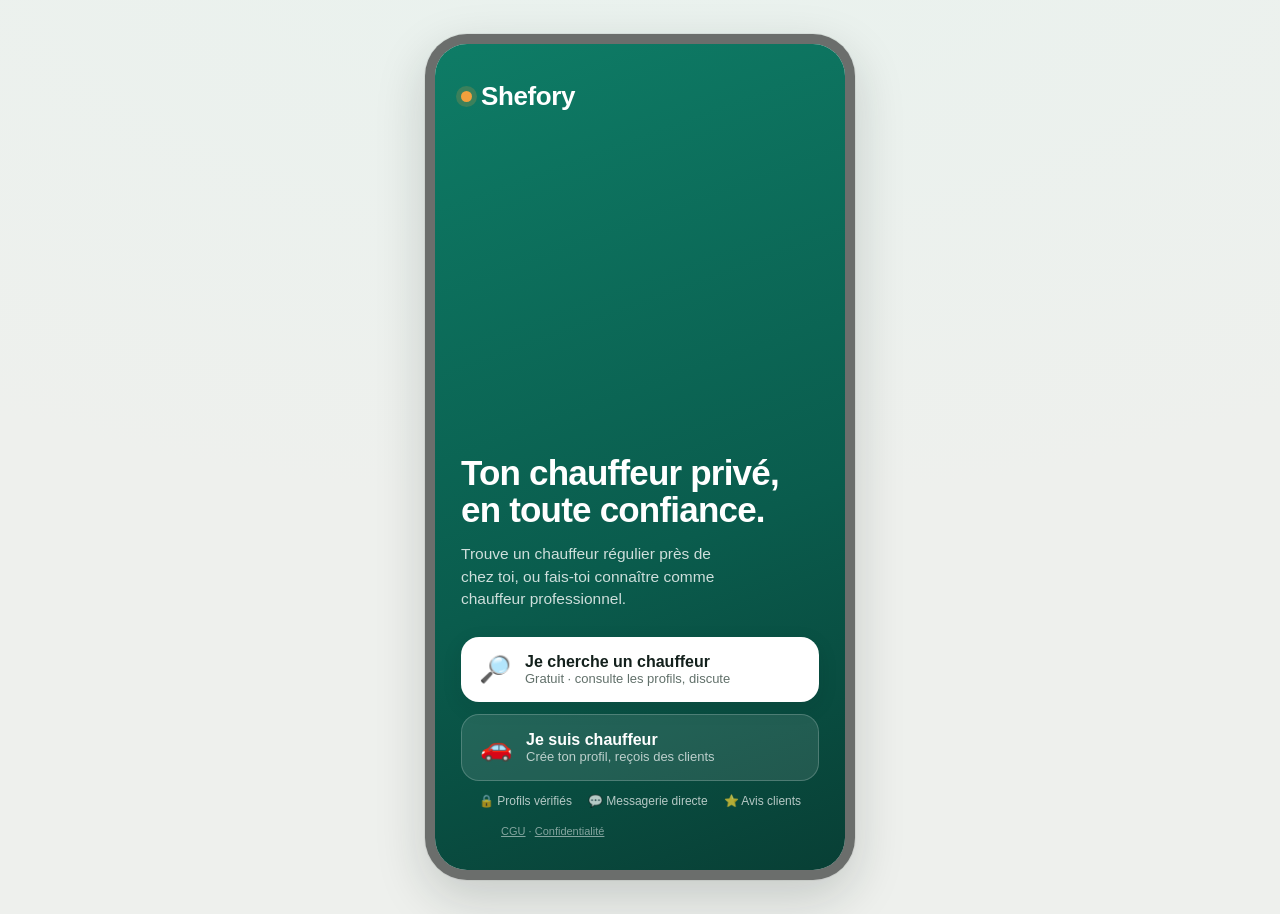
<file: index.html>
<!doctype html>
<html lang="fr">
<head>
<meta charset="utf-8">
<meta name="viewport" content="width=device-width,initial-scale=1,viewport-fit=cover">
<meta name="theme-color" content="#0E7C66">
<meta name="apple-mobile-web-app-capable" content="yes">
<meta name="apple-mobile-web-app-status-bar-style" content="black-translucent">
<title>Shefory — Ton chauffeur privé au Maroc</title>
<link rel="manifest" href="manifest.webmanifest">
<link rel="apple-touch-icon" href="icon.svg">
<link rel="icon" href="icon.svg">
<link rel="stylesheet" href="styles.css">
<style>
/* ---------- device shell ---------- */
html,body{height:100%}
.stage{min-height:100vh;min-height:100dvh;display:flex;align-items:center;justify-content:center;
  background:radial-gradient(1200px 600px at 50% -10%,#e9f2ee,#eef0ed);padding:0}
/* mobile : plein écran réel (dvh = hauteur visible, barre d'adresse exclue) */
.phone{position:relative;width:100%;max-width:430px;height:100vh;height:100dvh;background:var(--bg);
  overflow:hidden;display:flex;flex-direction:column}
@media(min-width:720px){
  .stage{padding:34px}
  .phone{height:min(880px,94vh);border-radius:42px;box-shadow:var(--shadow-lg);
    border:10px solid #10151399;outline:1px solid #0000000d}
}
.screen{flex:1;overflow-y:auto;overflow-x:hidden;-webkit-overflow-scrolling:touch;position:relative}
.screen::-webkit-scrollbar{width:0}
.view{display:none;animation:fade .25s ease}
.view.active{display:block}
#v-splash.active{height:100%}
@keyframes fade{from{opacity:0;transform:translateY(6px)}to{opacity:1;transform:none}}

/* ---------- generic ---------- */
.pad{padding:18px 18px 26px}
.topbar{position:sticky;top:0;z-index:20;background:var(--surface);border-bottom:1px solid var(--line);
  display:flex;align-items:center;gap:12px;padding:14px 16px;padding-top:calc(14px + env(safe-area-inset-top))}
.topbar .tt{font-weight:750;font-size:17px}
.icon-btn{width:38px;height:38px;border-radius:12px;display:grid;place-items:center;font-size:18px;background:#EEF1EF;color:var(--ink)}
.sub{color:var(--muted);font-size:13.5px}
.h1{font-size:26px;font-weight:800;letter-spacing:-.3px;margin:0}
.h2{font-size:18px;font-weight:750;margin:0 0 10px}
.section-t{display:flex;align-items:center;justify-content:space-between;margin:22px 0 12px}
.section-t h3{margin:0;font-size:15px;font-weight:750}
.section-t a{font-size:13px;color:var(--primary-600);font-weight:650}
.card{background:var(--surface);border:1px solid var(--line);border-radius:var(--r-md);box-shadow:var(--shadow-sm)}
.divider{height:1px;background:var(--line);margin:14px 0}

/* avatar */
.av{border-radius:50%;display:grid;place-items:center;color:#fff;font-weight:750;flex:none;
  background:linear-gradient(135deg,#0E7C66,#12a081);letter-spacing:.5px}
.av.c1{background:linear-gradient(135deg,#0E7C66,#12a081)}
.av.c2{background:linear-gradient(135deg,#7A5AF8,#9B7BFF)}
.av.c3{background:linear-gradient(135deg,#E8823A,#F2A03D)}
.av.c4{background:linear-gradient(135deg,#2D77C9,#4E9BE6)}
.av.c5{background:linear-gradient(135deg,#C24C6B,#E0708C)}

/* ---------- splash ---------- */
#splash{background:linear-gradient(160deg,#0E7C66 0%,#0a5c4d 60%,#083f35 100%);color:#fff;height:100%;
  display:flex;flex-direction:column;
  padding:calc(34px + env(safe-area-inset-top)) 26px calc(30px + env(safe-area-inset-bottom))}
#splash .logo{font-size:26px;font-weight:850;letter-spacing:-.4px;display:flex;align-items:center;gap:9px}
#splash .dot{width:11px;height:11px;border-radius:50%;background:var(--accent);box-shadow:0 0 0 5px #f2a03d33}
#splash .hero{margin-top:auto}
#splash h1{font-size:35px;line-height:1.08;font-weight:850;letter-spacing:-.8px;margin:0 0 14px}
#splash p{color:#ffffffcc;font-size:15.5px;margin:0 0 26px;max-width:30ch}
.role-btn{width:100%;background:#ffffff;color:var(--ink);border-radius:18px;padding:16px 18px;
  display:flex;align-items:center;gap:14px;margin-bottom:12px;text-align:left;box-shadow:var(--shadow-md)}
.role-btn .em{font-size:26px}
.role-btn b{display:block;font-size:16px}
.role-btn small{color:var(--muted);font-size:13px}
.role-btn.alt{background:#ffffff1a;color:#fff;box-shadow:none;border:1px solid #ffffff33}
.role-btn.alt small{color:#ffffffb3}
.trust{display:flex;gap:16px;color:#ffffffb3;font-size:12px;margin-top:8px;justify-content:center}

/* ---------- search / home ---------- */
.searchbar{display:flex;align-items:center;gap:10px;background:var(--surface);border:1px solid var(--line);
  border-radius:14px;padding:12px 14px;box-shadow:var(--shadow-sm)}
.searchbar input{border:none;outline:none;flex:1;font-size:15px;background:transparent}
.chips{display:flex;gap:8px;overflow-x:auto;padding:2px 0 2px;margin:14px 0 4px}
.chips::-webkit-scrollbar{display:none}
.chip{flex:none;font-size:13px;font-weight:600;padding:8px 13px;border-radius:999px;background:var(--surface);
  border:1px solid var(--line);color:var(--muted)}
.chip.on{background:var(--ink);color:#fff;border-color:var(--ink)}

.promo{background:linear-gradient(120deg,#0E7C66,#0b5e4f);color:#fff;border-radius:var(--r-md);padding:16px 16px;
  display:flex;gap:12px;align-items:center;overflow:hidden;position:relative}
.promo .em{font-size:30px}
.promo b{font-size:15px}
.promo small{color:#ffffffcc;font-size:12.5px}

/* driver card */
.dcard{display:flex;gap:13px;padding:14px;position:relative}
.dcard+.dcard{margin-top:12px}
.dcard .av{width:56px;height:56px;font-size:19px}
.dcard .top{display:flex;align-items:center;gap:7px;flex-wrap:wrap}
.dcard .nm{font-weight:750;font-size:15.5px}
.dcard .meta{color:var(--muted);font-size:12.5px;margin-top:3px}
.dcard .tags{display:flex;gap:6px;flex-wrap:wrap;margin-top:9px}
.dcard .price{margin-top:9px;font-size:13px}
.dcard .price b{color:var(--ink);font-size:14.5px}
.rankstripe{position:absolute;left:0;top:0;bottom:0;width:4px;border-radius:4px 0 0 4px}
.sponsored{position:absolute;top:12px;right:12px;font-size:10.5px;font-weight:700;color:var(--faint)}
.dcard:has(.sponsored) .top{padding-right:74px}

/* ---------- profile ---------- */
.phead{background:linear-gradient(160deg,#0E7C66,#0a5245);color:#fff;padding:20px 18px 22px;padding-top:calc(20px + env(safe-area-inset-top))}
.phead .av{width:78px;height:78px;font-size:26px;border:3px solid #ffffff44}
.phead .nm{font-size:21px;font-weight:800;display:flex;align-items:center;gap:8px}
.statrow{display:flex;background:var(--surface);border-bottom:1px solid var(--line)}
.statrow .s{flex:1;text-align:center;padding:14px 6px}
.statrow .s+.s{border-left:1px solid var(--line)}
.statrow b{display:block;font-size:17px;font-weight:800}
.statrow small{color:var(--muted);font-size:11.5px}
.gallery{display:flex;gap:10px;overflow-x:auto;padding:2px 0}
.gallery::-webkit-scrollbar{display:none}
.gal{flex:none;width:150px;height:100px;border-radius:14px;display:grid;place-items:center;font-size:34px;
  background:linear-gradient(135deg,#dfeeea,#cfe4dc);color:#0E7C66}
.kv{display:flex;justify-content:space-between;padding:11px 0;border-bottom:1px solid var(--line);font-size:14px}
.kv span{color:var(--muted)}
.kv b{font-weight:700}
.review{padding:13px 0;border-bottom:1px solid var(--line)}
.review .rh{display:flex;align-items:center;gap:9px}
.review .av{width:34px;height:34px;font-size:13px}
.review p{margin:8px 0 0;font-size:13.5px;color:#33413b}
.sticky-cta{position:sticky;bottom:0;background:var(--surface);border-top:1px solid var(--line);
  padding:12px 16px calc(12px + env(safe-area-inset-bottom));display:flex;gap:10px;z-index:15}

/* ---------- chat ---------- */
.convrow{display:flex;gap:12px;align-items:center;padding:12px 16px;border-bottom:1px solid var(--line)}
.convrow .av{width:48px;height:48px;font-size:16px}
.convrow .nm{font-weight:700;font-size:14.5px}
.convrow .lm{color:var(--muted);font-size:13px;margin-top:2px;max-width:200px;white-space:nowrap;overflow:hidden;text-overflow:ellipsis}
.convrow .rt{margin-left:auto;text-align:right;color:var(--faint);font-size:11px}
.unread{background:var(--primary);color:#fff;border-radius:999px;min-width:19px;height:19px;
  display:inline-grid;place-items:center;font-size:11px;font-weight:700;padding:0 5px;margin-top:5px}
.chat-wrap{display:flex;flex-direction:column;height:100%}
.chat-body{flex:1;overflow-y:auto;padding:16px;background:#eef1ee;display:flex;flex-direction:column;gap:10px}
.msg{max-width:78%;padding:10px 13px;border-radius:16px;font-size:14px;line-height:1.35;box-shadow:var(--shadow-sm)}
.msg.them{background:#fff;border-bottom-left-radius:5px;align-self:flex-start}
.msg.me{background:var(--primary);color:#fff;border-bottom-right-radius:5px;align-self:flex-end}
.msg .t{display:block;font-size:10.5px;opacity:.6;margin-top:4px;text-align:right}
.daytag{align-self:center;background:#00000012;color:var(--muted);font-size:11px;padding:3px 10px;border-radius:999px}
.offer{align-self:center;background:#fff;border:1px dashed var(--primary);border-radius:14px;padding:12px 14px;text-align:center;max-width:80%}
.offer b{font-size:16px;color:var(--primary-600)}
.chat-input{display:flex;gap:9px;align-items:center;padding:10px 12px calc(10px + env(safe-area-inset-bottom));
  background:var(--surface);border-top:1px solid var(--line)}
.chat-input input{flex:1;border:1px solid var(--line);border-radius:999px;padding:11px 15px;font-size:14px;outline:none}
.send{width:42px;height:42px;border-radius:50%;background:var(--primary);color:#fff;font-size:18px;flex:none}

/* ---------- driver dashboard / packs ---------- */
.hcard{background:linear-gradient(150deg,#13201C,#22322c);color:#fff;border-radius:var(--r-md);padding:16px}
.hcard .row{display:flex;justify-content:space-between;align-items:center}
.metric{display:flex;gap:10px;margin-top:14px}
.metric .m{flex:1;background:#ffffff12;border-radius:12px;padding:11px}
.metric b{font-size:19px;display:block}
.metric small{color:#ffffffb3;font-size:11px}
.pack{border:1.5px solid var(--line);border-radius:var(--r-md);padding:16px;position:relative;background:var(--surface)}
.pack+.pack{margin-top:13px}
.pack.on{border-color:var(--primary);box-shadow:0 0 0 3px var(--primary-tint)}
.pack.gold{border-color:#e7c46a;background:linear-gradient(180deg,#fffdf6,#fff)}
.pack .pt{display:flex;align-items:center;justify-content:space-between}
.pack .nm{font-weight:800;font-size:16px;display:flex;align-items:center;gap:8px}
.pack .pr{font-weight:800;font-size:18px}
.pack .pr small{font-weight:600;color:var(--muted);font-size:12px}
.pack ul{margin:12px 0 14px;padding:0;list-style:none;display:flex;flex-direction:column;gap:7px}
.pack li{font-size:13.5px;color:#37453f;display:flex;gap:8px}
.pack li::before{content:"✓";color:var(--primary);font-weight:800}
.ribbon{position:absolute;top:-10px;right:14px;background:var(--accent);color:#5b430a;font-size:11px;font-weight:800;padding:3px 10px;border-radius:999px}
.progress{height:8px;border-radius:999px;background:#ffffff22;overflow:hidden;margin-top:10px}
.progress i{display:block;height:100%;background:var(--accent);border-radius:999px}

/* mobile-money modal */
.sheet-mask{position:absolute;inset:0;background:#0009;z-index:60;display:none;align-items:flex-end}
.sheet-mask.on{display:flex}
.sheet{background:var(--surface);width:100%;border-radius:24px 24px 0 0;padding:20px 18px calc(20px + env(safe-area-inset-bottom));animation:up .25s ease}
@keyframes up{from{transform:translateY(100%)}to{transform:none}}
.grab{width:40px;height:4px;border-radius:99px;background:var(--line);margin:0 auto 14px}
.mm{display:flex;align-items:center;gap:12px;border:1px solid var(--line);border-radius:14px;padding:13px;margin-bottom:10px}
.mm.on{border-color:var(--primary);background:var(--primary-tint)}
.mm .em{width:40px;height:40px;border-radius:10px;display:grid;place-items:center;font-size:20px;background:#fff;box-shadow:var(--shadow-sm)}
.mm b{font-size:14.5px}
.mm small{color:var(--muted);font-size:12px}
.mm .rd{margin-left:auto;width:20px;height:20px;border-radius:50%;border:2px solid var(--line)}
.mm.on .rd{border-color:var(--primary);background:radial-gradient(circle,#0E7C66 0 5px,#fff 6px)}
.ok-anim{text-align:center;padding:26px 10px}
.ok-circle{width:74px;height:74px;border-radius:50%;background:var(--primary-tint);color:var(--primary);
  display:grid;place-items:center;font-size:38px;margin:0 auto 14px}

/* ---------- form (driver signup) ---------- */
.steps{display:flex;gap:6px;padding:14px 16px}
.steps i{flex:1;height:5px;border-radius:99px;background:var(--line)}
.steps i.on{background:var(--primary)}
.field{margin-bottom:14px}
.field label{display:block;font-size:13px;font-weight:650;margin-bottom:6px}
.field input,.field textarea,.field select{width:100%;border:1px solid var(--line);border-radius:12px;
  padding:12px 13px;font-size:14.5px;font-family:inherit;outline:none;background:var(--surface)}
.field input:focus,.field textarea:focus{border-color:var(--primary)}
.upload{border:1.5px dashed var(--line);border-radius:14px;padding:18px;text-align:center;color:var(--muted);font-size:13px}
.upload .em{font-size:26px;display:block;margin-bottom:6px}
.selectgrid{display:grid;grid-template-columns:1fr 1fr;gap:9px}
.selopt{border:1px solid var(--line);border-radius:12px;padding:12px;text-align:center;font-size:13.5px;font-weight:600}
.selopt.on{border-color:var(--primary);background:var(--primary-tint);color:var(--primary-600)}

/* ---------- bottom nav ---------- */
.tabbar{display:flex;background:var(--surface);border-top:1px solid var(--line);
  padding:8px 6px calc(8px + env(safe-area-inset-bottom));z-index:30}
.tab{flex:1;background:none;display:flex;flex-direction:column;align-items:center;gap:3px;color:var(--faint);font-size:10.5px;font-weight:600;padding:4px}
.tab .ic{font-size:20px}
.tab.on{color:var(--primary)}
.hidden{display:none!important}
.toast{position:absolute;left:50%;bottom:80px;transform:translateX(-50%);background:#13201Cf2;color:#fff;
  padding:11px 16px;border-radius:12px;font-size:13px;z-index:80;opacity:0;transition:.25s;pointer-events:none;white-space:nowrap}
.toast.on{opacity:1;bottom:92px}

/* ================= micro-animations ================= */
@keyframes rise{from{opacity:0;transform:translateY(14px)}to{opacity:1;transform:none}}
@keyframes popIn{0%{transform:scale(.55);opacity:0}60%{transform:scale(1.14)}100%{transform:scale(1);opacity:1}}
@keyframes shimmer{0%{background-position:-420px 0}100%{background-position:420px 0}}
@keyframes blink{0%,80%,100%{opacity:.3;transform:translateY(0)}40%{opacity:1;transform:translateY(-3px)}}

/* splash : entrée orchestrée */
#splash .logo{animation:rise .5s .05s both}
#splash h1{animation:rise .55s .18s both}
#splash p{animation:rise .55s .3s both}
#splash .role-btn{animation:rise .5s .42s both}
#splash .role-btn.alt{animation-delay:.52s}
#splash .trust{animation:rise .5s .64s both}


/* cartes chauffeurs : cascade + relief */
.dcard{animation:rise .38s both;animation-delay:calc(var(--i,0)*55ms)}
@media(hover:hover){
  .dcard{transition:transform .18s ease,box-shadow .18s ease}
  .dcard:hover{transform:translateY(-2px);box-shadow:var(--shadow-md)}
  .pack{transition:transform .18s ease,box-shadow .18s ease}
  .pack:hover{transform:translateY(-2px);box-shadow:var(--shadow-md)}
}

/* squelettes de chargement (confiance : jamais d'écran vide) */
.skel{height:104px;border-radius:var(--r-md);margin-bottom:12px;
  background:linear-gradient(90deg,#eceeec 25%,#f7f9f7 40%,#eceeec 60%);
  background-size:420px 100%;animation:shimmer 1.1s infinite linear}

/* messagerie : bulles + indicateur de frappe */
.bubble-in{animation:popIn .22s ease both}
.typing{display:inline-flex;gap:4px;align-items:center;min-width:44px}
.typing i{width:7px;height:7px;border-radius:50%;background:#a9b5ae;animation:blink 1s infinite}
.typing i:nth-child(2){animation-delay:.15s}
.typing i:nth-child(3){animation-delay:.3s}
.unread{animation:popIn .3s both}

/* favori */
#favBtn.pop{animation:popIn .35s ease}

/* formulaires : focus doux */
.field input:focus,.field textarea:focus,.field select:focus{box-shadow:0 0 0 3px var(--primary-tint)}
.searchbar{transition:border-color .18s,box-shadow .18s}
.searchbar:focus-within{border-color:var(--primary);box-shadow:0 0 0 3px var(--primary-tint)}
.field input,.field textarea,.field select{transition:border-color .18s,box-shadow .18s}

/* confirmations */
.ok-circle{animation:popIn .45s ease both}
.progress i{transition:width .9s cubic-bezier(.2,.8,.2,1)}
.metric .m{animation:rise .4s both}
.metric .m:nth-child(2){animation-delay:.08s}
.metric .m:nth-child(3){animation-delay:.16s}
</style>
</head>
<body>
<div class="stage">
<div class="phone">
  <div class="screen" id="screen">

  <!-- ============ SPLASH ============ -->
  <section class="view active" id="v-splash">
    <div id="splash">
      <div class="logo"><span class="dot"></span>Shefory</div>
      <div class="hero">
        <h1>Ton chauffeur privé,<br>en toute confiance.</h1>
        <p>Trouve un chauffeur régulier près de chez toi, ou fais-toi connaître comme chauffeur professionnel.</p>
        <button class="role-btn" onclick="startAuth('client')">
          <span class="em">🔎</span>
          <span><b>Je cherche un chauffeur</b><small>Gratuit · consulte les profils, discute</small></span>
        </button>
        <button class="role-btn alt" onclick="startAuth('driver')">
          <span class="em">🚗</span>
          <span><b>Je suis chauffeur</b><small>Crée ton profil, reçois des clients</small></span>
        </button>
        <div class="trust"><span>🔒 Profils vérifiés</span><span>💬 Messagerie directe</span><span>⭐ Avis clients</span></div>
        <p style="text-align:center;margin:14px 0 0;font-size:11px;color:#ffffff80">
          <a href="cgu.html" style="text-decoration:underline">CGU</a> · <a href="confidentialite.html" style="text-decoration:underline">Confidentialité</a>
        </p>
      </div>
    </div>
  </section>

  <!-- ============ AUTH ============ -->
  <section class="view" id="v-auth">
    <div class="topbar"><button class="icon-btn" onclick="go('v-splash');hideTabs()">←</button><div class="tt" id="authTitle" style="flex:1">Connexion</div></div>
    <div class="pad">
      <div id="authRoleBanner" class="promo" style="margin:2px 0 18px"><span class="em">🔎</span><div style="flex:1"><b id="authRoleTitle">Espace client</b><br><small id="authRoleSub">Gratuit · consulte et contacte les chauffeurs</small></div></div>

      <div class="field" id="fldName" style="display:none"><label>Nom complet</label><input id="auName" placeholder="Ton nom"></div>
      <div class="field"><label>Email</label><input id="auEmail" type="email" placeholder="toi@exemple.com" autocomplete="email"></div>
      <div class="field" id="fldPhone" style="display:none"><label>Téléphone (optionnel)</label><input id="auPhone" placeholder="+212 6…"></div>
      <div class="field"><label>Mot de passe</label><input id="auPass" type="password" placeholder="••••••" autocomplete="current-password" onkeydown="if(event.key==='Enter')doAuth()"></div>

      <div id="authError" class="sub" style="color:var(--danger);min-height:18px;margin:-4px 0 8px;font-size:13px"></div>
      <button class="btn btn-primary btn-block btn-lg" id="authSubmit" onclick="doAuth()">Se connecter</button>
      <p class="sub" style="text-align:center;font-size:11.5px;margin:10px 0 0">🔒 Connexion chiffrée · tes données restent privées</p>
      <p class="sub" style="text-align:center;margin:14px 0 0">
        <span id="authToggleTxt">Pas encore de compte ?</span>
        <a onclick="toggleAuthMode()" style="color:var(--primary-600);font-weight:700" id="authToggleLink">Inscris-toi</a>
      </p>
      <p class="sub" id="fpLink" style="text-align:center;margin:10px 0 0;font-size:13px">
        <a onclick="forgotPass()" style="color:var(--muted);text-decoration:underline">Mot de passe oublié ?</a>
      </p>
      <p class="sub" style="text-align:center;margin:14px 0 0;font-size:11.5px">
        En continuant tu acceptes les <a href="cgu.html" style="text-decoration:underline">CGU</a>
        et la <a href="confidentialite.html" style="text-decoration:underline">Politique de confidentialité</a>.
      </p>

      <div class="divider"></div>
      <p class="sub" style="text-align:center;font-size:12px;margin:0 0 10px">Tester avec un compte de démo (mdp : shefory123)</p>
      <div style="display:flex;gap:8px;flex-wrap:wrap;justify-content:center">
        <button class="pill" onclick="demoLogin('youssef@demo.shefory.app')">🚗 Chauffeur (Or)</button>
        <button class="pill" onclick="demoLogin('client@demo.shefory.app')">🔎 Client</button>
      </div>
    </div>
  </section>

  <!-- ============ RESET PASSWORD ============ -->
  <section class="view" id="v-reset">
    <div class="topbar"><div class="tt" style="flex:1">Nouveau mot de passe</div></div>
    <div class="pad">
      <p class="sub" style="margin:2px 0 16px">Choisis ton nouveau mot de passe (6 caractères minimum).</p>
      <div class="field"><label>Nouveau mot de passe</label><input id="rsPass" type="password" placeholder="••••••"></div>
      <div class="field"><label>Confirme le mot de passe</label><input id="rsPass2" type="password" placeholder="••••••" onkeydown="if(event.key==='Enter')doReset()"></div>
      <div id="rsErr" class="sub" style="color:var(--danger);min-height:18px;margin:-4px 0 8px;font-size:13px"></div>
      <button class="btn btn-primary btn-block btn-lg" id="rsBtn" onclick="doReset()">Changer le mot de passe</button>
    </div>
  </section>

  <!-- ============ CLIENT: SEARCH ============ -->
  <section class="view" id="v-search">
    <div class="topbar">
      <div class="av c1" style="width:38px;height:38px;font-size:14px">MC</div>
      <div style="flex:1"><div class="tt">Bonjour 👋</div><div class="sub" style="font-size:12px">Casablanca, Maroc · trouve ton chauffeur</div></div>
      <button class="icon-btn" onclick="resetFilters()">⚙️</button>
    </div>
    <div class="pad">
      <div class="searchbar">
        <span>🔎</span><input id="searchInput" placeholder="Zone, ville ou type de trajet…" oninput="applySearch(this.value)">
      </div>
      <div class="chips">
        <button class="chip on" onclick="setChip(this,'all')">Tous</button>
        <button class="chip" onclick="setChip(this,'top')">⭐ Mieux notés</button>
        <button class="chip" onclick="setChip(this,'verified')">✅ Vérifiés</button>
        <button class="chip" onclick="setChip(this,'berline')">🚙 Berline</button>
        <button class="chip" onclick="setChip(this,'van')">🚐 Van</button>
        <button class="chip" onclick="setChip(this,'price')">💰 Prix ↑</button>
      </div>

      <div class="promo" style="margin-top:8px">
        <span class="em">✨</span>
        <div style="flex:1"><b>Chauffeurs Premium</b><br><small>Sélection vérifiée, réponse rapide garantie</small></div>
      </div>

      <div class="section-t"><h3>À la une</h3><a onclick="resetFilters()">Voir tout</a></div>
      <div id="driverList"></div>
    </div>
  </section>

  <!-- ============ CLIENT: PROFILE ============ -->
  <section class="view" id="v-profile">
    <div class="topbar" style="background:transparent;border:none;position:absolute;width:100%">
      <button class="icon-btn" onclick="go('v-search')" style="background:#ffffffe0">←</button>
      <div style="flex:1"></div>
      <button class="icon-btn" id="favBtn" onclick="toggleFav()" style="background:#ffffffe0">♡</button>
    </div>
    <div id="profileBody"></div>
    <div class="sticky-cta">
      <button class="btn btn-ghost" onclick="toast('Appel disponible après contact')">📞</button>
      <button class="btn btn-primary btn-block" onclick="openChatWith(currentDriver)">💬 Envoyer un message</button>
    </div>
  </section>

  <!-- ============ MESSAGES LIST ============ -->
  <section class="view" id="v-messages">
    <div class="topbar"><div class="tt" style="flex:1">Messages</div><button class="icon-btn" onclick="searchConvos()">🔎</button></div>
    <div id="convList"></div>
  </section>

  <!-- ============ FAVORIS ============ -->
  <section class="view" id="v-favs">
    <div class="topbar"><div class="tt" style="flex:1">Mes favoris</div></div>
    <div class="pad" id="favList"></div>
  </section>

  <!-- ============ CHAT ============ -->
  <section class="view" id="v-chat">
    <div class="chat-wrap">
      <div class="topbar">
        <button class="icon-btn" onclick="backFromChat()">←</button>
        <div class="av c1" id="chatAv" style="width:38px;height:38px;font-size:14px"></div>
        <div style="flex:1"><div class="tt" id="chatName" style="font-size:15px"></div><div class="sub" style="font-size:12px;color:var(--primary)">● en ligne</div></div>
        <button class="icon-btn" onclick="reportChat()">⋯</button>
      </div>
      <div class="chat-body" id="chatBody"></div>
      <div class="chat-input">
        <button class="icon-btn" style="background:#EEF1EF" onclick="quickOffer()">💰</button>
        <input id="chatInput" placeholder="Écris un message…" onkeydown="if(event.key==='Enter')sendMsg()">
        <button class="send" onclick="sendMsg()">➤</button>
      </div>
    </div>
  </section>

  <!-- ============ DRIVER: DASHBOARD ============ -->
  <section class="view" id="v-ddash">
    <div class="topbar"><div class="tt" style="flex:1">Mon espace chauffeur</div><button class="icon-btn" onclick="toast('Notifications')">🔔</button></div>
    <div class="pad">
      <div class="hcard">
        <div class="row">
          <div style="display:flex;gap:12px;align-items:center">
            <div class="av c3" style="width:50px;height:50px;font-size:17px">IN</div>
            <div><div id="ddName" style="font-weight:800;font-size:16px">Ibrahima Ndiaye</div>
              <span class="badge badge-gold" id="ddPack" style="margin-top:4px">👑 Pack Or</span></div>
          </div>
          <button class="icon-btn" style="background:#ffffff1f;color:#fff" onclick="openProfileEditor()">✏️</button>
        </div>
        <div class="metric">
          <div class="m"><b>1 284</b><small>Vues du profil (30j)</small></div>
          <div class="m"><b>#2</b><small>Classement Casablanca</small></div>
          <div class="m"><b>18</b><small>Nouveaux messages</small></div>
        </div>
      </div>

      <div class="section-t"><h3>Ta visibilité</h3></div>
      <div class="card pad" style="padding:16px">
        <div style="display:flex;justify-content:space-between;font-size:13.5px"><span class="sub">Position dans le classement</span><b>2<sup>e</sup> / 47</b></div>
        <div class="progress" style="background:#eef1ef;margin-top:10px"><i style="width:92%"></i></div>
        <p class="sub" style="font-size:12.5px;margin:10px 0 0">Avec le pack <b>Or</b>, ton profil apparaît en tête des résultats et sur la page d'accueil. Passe au niveau supérieur pour rester devant.</p>
      </div>

      <div class="section-t"><h3>Complète ton profil</h3><a>85%</a></div>
      <div class="card">
        <div style="padding:6px 14px">
          <div class="kv"><span>✅ Photo & bio</span><b style="color:var(--primary)">Fait</b></div>
          <div class="kv"><span>✅ Documents vérifiés</span><b style="color:var(--primary)">Validé</b></div>
          <div class="kv" style="border:none"><span>⬜ Ajouter 2 photos véhicule</span><b style="color:var(--accent)">À faire</b></div>
        </div>
      </div>

      <button class="btn btn-primary btn-block btn-lg" style="margin-top:18px" onclick="openPacks()">⭐ Gérer mon abonnement</button>
    </div>
  </section>

  <!-- ============ DRIVER: PACKS ============ -->
  <section class="view" id="v-packs">
    <div class="topbar"><button class="icon-btn" onclick="go('v-ddash')">←</button><div class="tt" style="flex:1">Booste ta visibilité</div></div>
    <div class="pad">
      <p class="sub" style="margin:0 0 16px">Les abonnements te placent plus haut dans les classements. Paiement mensuel, résiliable à tout moment.</p>

      <div id="packList"></div>

      <p class="sub" style="font-size:12px;text-align:center;margin-top:16px">Paiement sécurisé (CMI & mobile) · sans engagement</p>
    </div>
  </section>

  <!-- ============ DRIVER: SIGNUP / PROFILE EDIT ============ -->
  <section class="view" id="v-signup">
    <div class="topbar"><button class="icon-btn" onclick="go('v-ddash')">←</button><div class="tt" style="flex:1">Ma fiche chauffeur</div></div>
    <div class="pad" style="padding-top:14px">
      <h2 class="h2">Profil & véhicule</h2>
      <div class="field"><label>Nom affiché</label><input id="pfName" placeholder="Ton nom public"></div>
      <div class="field"><label>Ville</label><input id="pfCity" placeholder="Ex. Casablanca"></div>
      <div class="field"><label>Type de véhicule</label>
        <div class="selectgrid" id="pfVehType">
          <div class="selopt" data-v="berline" onclick="pick(this)">🚗 Berline</div>
          <div class="selopt" data-v="suv" onclick="pick(this)">🚙 SUV</div>
          <div class="selopt" data-v="van" onclick="pick(this)">🚐 Van</div>
          <div class="selopt" data-v="autre" onclick="pick(this)">🚕 Autre</div>
        </div>
      </div>
      <div class="field"><label>Modèle</label><input id="pfModel" placeholder="Ex. Toyota Corolla"></div>
      <div class="field"><label>Année</label><input id="pfYear" type="number" inputmode="numeric" placeholder="2021"></div>
      <div class="field"><label>Zones desservies <span class="sub" style="font-weight:400">(séparées par des virgules)</span></label><input id="pfZones" placeholder="Maârif, Anfa, Aéroport CMN"></div>
      <div class="field"><label>Bio</label><textarea id="pfBio" rows="3" placeholder="Présente-toi en quelques mots…"></textarea></div>
      <div class="field"><label>Tarif régulier (DH / mois)</label><input id="pfPrice" type="number" inputmode="numeric" placeholder="3000"></div>

      <div class="section-t"><h3>Photos du véhicule</h3></div>
      <div id="pfPhotos" class="gallery" style="margin-bottom:10px"></div>
      <label class="upload" for="pfPhotoInput" style="display:block;cursor:pointer"><span class="em">📷</span>Ajouter une photo<br><small>Visible sur ton profil public</small></label>
      <input id="pfPhotoInput" type="file" accept="image/*" style="display:none" onchange="onPickPhoto(this)">

      <div class="section-t"><h3>Documents <span class="sub" style="font-weight:400">(badge vérifié ✅)</span></h3></div>
      <div id="pfDocs" style="margin-bottom:8px"></div>
      <div class="field" style="margin-bottom:10px"><label>Type de document</label>
        <select id="pfDocType"><option value="permis">Permis</option><option value="carte_grise">Carte grise</option><option value="assurance">Assurance</option><option value="identite">Pièce d'identité</option></select>
      </div>
      <label class="upload" for="pfDocInput" style="display:block;cursor:pointer"><span class="em">📎</span>Ajouter un justificatif<br><small>Privé — visible par toi et l'admin · validation sous 24h</small></label>
      <input id="pfDocInput" type="file" accept="image/*,application/pdf" style="display:none" onchange="onPickDoc(this)">

      <div id="pfMsg" class="sub" style="min-height:18px;margin:12px 0 0;text-align:center"></div>
      <button class="btn btn-primary btn-block btn-lg" style="margin-top:6px" onclick="saveDriverForm()">Enregistrer</button>
    </div>
  </section>

  </div><!-- /screen -->

  <!-- ============ TAB BARS ============ -->
  <div class="tabbar hidden" id="tabsClient">
    <button class="tab on" data-t="v-search" onclick="tabTo('v-search',this)"><span class="ic">🔎</span>Rechercher</button>
    <button class="tab" data-t="v-messages" onclick="tabTo('v-messages',this)"><span class="ic">💬</span>Messages</button>
    <button class="tab" onclick="openFavs(this)"><span class="ic">♡</span>Favoris</button>
    <button class="tab" onclick="doLogout()"><span class="ic">👤</span>Compte</button>
  </div>
  <div class="tabbar hidden" id="tabsDriver">
    <button class="tab on" data-t="v-ddash" onclick="tabTo('v-ddash',this)"><span class="ic">📊</span>Espace</button>
    <button class="tab" data-t="v-messages" onclick="tabTo('v-messages',this)"><span class="ic">💬</span>Messages</button>
    <button class="tab" data-t="v-packs" onclick="tabTo('v-packs',this)"><span class="ic">⭐</span>Abonnement</button>
    <button class="tab" onclick="doLogout()"><span class="ic">👤</span>Profil</button>
  </div>

  <!-- mobile money sheet -->
  <div class="sheet-mask" id="sheet">
    <div class="sheet" id="sheetInner"></div>
  </div>
  <div class="toast" id="toast"></div>
</div>
</div>

<script src="js/vendor/supabase.js"></script>
<script src="js/supabase.js"></script>
<script src="js/realtime.js"></script>
<script src="js/billing.js"></script>
<script src="js/profile.js"></script>
<script>
/* ---------------- data (fallback local si Supabase est injoignable) ---------------- */
let drivers = [
  {id:0,init:"YE",c:"c3",name:"Youssef El Amrani",city:"Casablanca · Maârif",rating:4.9,reviews:212,veh:"Berline · Toyota Corolla",pack:"gold",verified:true,resp:98,years:8,price:"3 500",tags:["Aéroport","Longue distance","Nuit"]},
  {id:1,init:"SB",c:"c5",name:"Salma Benkirane",city:"Rabat · Agdal",rating:4.8,reviews:156,veh:"SUV · Hyundai Tucson",pack:"silver",verified:true,resp:95,years:5,price:"3 000",tags:["Femmes","École","Journée"]},
  {id:2,init:"KT",c:"c4",name:"Karim Tazi",city:"Marrakech · Guéliz",rating:4.7,reviews:98,veh:"Van · Mercedes Vito",pack:"gold",verified:true,resp:92,years:10,price:"4 500",tags:["Groupe","Événement","VIP"]},
  {id:3,init:"FI",c:"c2",name:"Fatima Ezzahra Idrissi",city:"Casablanca · Anfa",rating:4.6,reviews:74,veh:"Berline · Kia Cerato",pack:"bronze",verified:true,resp:88,years:3,price:"2 800",tags:["Ville","Ponctuelle"]},
  {id:4,init:"MA",c:"c1",name:"Mehdi Alaoui",city:"Tanger · Centre",rating:4.4,reviews:41,veh:"Berline · Peugeot 301",pack:null,verified:false,resp:80,years:2,price:"2 500",tags:["Ville"]},
];
const stripe={gold:"linear-gradient(180deg,#F6D06B,#D9A32B)",silver:"#9AA6B2",bronze:"#B87A4B",null:"transparent"};
const packBadge={gold:'<span class="badge badge-gold">👑 Or</span>',silver:'<span class="badge badge-silver">Argent</span>',bronze:'<span class="badge badge-bronze">Bronze</span>'};
let currentDriver=0, prevView='v-ddash', chatReturn='v-messages';

/* ---------------- navigation ---------------- */
function go(id){
  document.querySelectorAll('.view').forEach(v=>v.classList.remove('active'));
  document.getElementById(id).classList.add('active');
  document.getElementById('screen').scrollTop=0;
}
function tabTo(id,el){go(id);el.parentNode.querySelectorAll('.tab').forEach(t=>t.classList.remove('on'));el.classList.add('on');}
function showTabs(which){document.getElementById('tabsClient').classList.toggle('hidden',which!=='client');
  document.getElementById('tabsDriver').classList.toggle('hidden',which!=='driver');}
function hideTabs(){document.getElementById('tabsClient').classList.add('hidden');document.getElementById('tabsDriver').classList.add('hidden');}
function enterClient(){renderDrivers();go('v-search');showTabs('client');}
async function enterDriver(){
  go('v-ddash'); showTabs('driver');
  if(isLive()&&SB.role()==='driver'){ try{ await ensureDriverRow(); }catch(e){ console.warn(e); } refreshDriverDash(); renderPacks(); }
}

/* ---------------- driver list ---------------- */
function cardHTML(d,i){
  return `
   <div class="card dcard" style="--i:${i||0}" onclick="openProfile(${d.id})">
     <div class="rankstripe" style="background:${stripe[d.pack]}"></div>
     ${d.pack==='gold'?'<span class="sponsored">Sponsorisé ✨</span>':''}
     <div class="av ${d.c}">${d.init}</div>
     <div style="flex:1;min-width:0">
       <div class="top"><span class="nm">${d.name}</span>${d.verified?'<span class="badge badge-verify">✅ Vérifié</span>':''}</div>
       <div class="meta">📍 ${d.city} · ${d.veh}</div>
       <div class="meta"><span class="star">★ ${d.rating}</span> (${d.reviews}) · ${d.resp}% de réponse</div>
       <div class="tags">${d.pack?packBadge[d.pack]:''}${d.tags.slice(0,2).map(t=>`<span class="pill">${t}</span>`).join('')}</div>
       <div class="price"><b>${d.price} DH</b> <span class="sub">/ mois · régulier</span></div>
     </div>
   </div>`;
}
let chipMode='all', searchQ='', convFilter='';
function priceNum(p){return parseInt(String(p).replace(/\D/g,''),10)||0;}
function filteredDrivers(){
  let list=drivers.slice();
  if(searchQ) list=list.filter(d=>[d.name,d.city,d.veh,(d.tags||[]).join(' ')].join(' ').toLowerCase().includes(searchQ));
  if(chipMode==='verified') list=list.filter(d=>d.verified);
  if(chipMode==='berline') list=list.filter(d=>/berline/i.test(d.veh));
  if(chipMode==='van') list=list.filter(d=>/van/i.test(d.veh));
  if(chipMode==='top') list.sort((a,b)=>b.rating-a.rating);
  if(chipMode==='price') list.sort((a,b)=>priceNum(a.price)-priceNum(b.price));
  return list;
}
function setChip(el,mode){chipMode=mode;el.parentNode.querySelectorAll('.chip').forEach(c=>c.classList.remove('on'));el.classList.add('on');renderDrivers();}
function applySearch(v){searchQ=v.trim().toLowerCase();renderDrivers();}
function resetFilters(){chipMode='all';searchQ='';const i=document.getElementById('searchInput');if(i)i.value='';
  document.querySelectorAll('#v-search .chip').forEach((c,k)=>c.classList.toggle('on',k===0));renderDrivers();toast('Filtres réinitialisés');}
function renderDrivers(){
  const l=document.getElementById('driverList'); if(!l) return;
  const list=filteredDrivers();
  l.innerHTML=list.length?list.map(cardHTML).join(''):`<div class="sub" style="text-align:center;padding:34px 10px">Aucun chauffeur ne correspond.<br><a style="color:var(--primary-600);font-weight:700" onclick="resetFilters()">Réinitialiser les filtres</a></div>`;
}
/* ---- favoris (localStorage) ---- */
function favKey(d){return d.dbId||('demo-'+d.id);}
function getFavs(){try{return JSON.parse(localStorage.getItem('shefory_favs'))||[]}catch(_){return[]}}
function isFav(d){return d&&getFavs().includes(favKey(d));}
function toggleFav(){const d=drivers[currentDriver];if(!d)return;let f=getFavs();const k=favKey(d);
  if(f.includes(k)){f=f.filter(x=>x!==k);toast('Retiré des favoris');}else{f.push(k);toast('Ajouté aux favoris ❤️');}
  localStorage.setItem('shefory_favs',JSON.stringify(f));updateFavBtn();
  const b=document.getElementById('favBtn'); if(b){b.classList.remove('pop');void b.offsetWidth;b.classList.add('pop');}}
function updateFavBtn(){const b=document.getElementById('favBtn');if(!b)return;const d=drivers[currentDriver];
  b.textContent=isFav(d)?'♥':'♡';b.style.color=isFav(d)?'#D24B4B':'';}
function openFavs(el){tabTo('v-favs',el);renderFavs();}
function renderFavs(){const f=getFavs();const list=drivers.filter(d=>f.includes(favKey(d)));
  document.getElementById('favList').innerHTML=list.length?list.map(cardHTML).join(''):
    `<div class="sub" style="text-align:center;padding:40px 10px">Aucun favori pour l'instant.<br>Appuie sur ♡ sur un profil chauffeur.</div>`;}

/* ---------------- profile ---------------- */
function openProfile(id){
  currentDriver=id;const d=drivers[id];
  document.getElementById('profileBody').innerHTML=`
    <div class="phead">
      <div style="height:26px"></div>
      <div style="display:flex;gap:14px;align-items:center">
        <div class="av ${d.c}">${d.init}</div>
        <div><div class="nm">${d.name} ${d.verified?'<span class="badge badge-verify" style="font-size:11px">✅ Vérifié</span>':''}</div>
          <div style="opacity:.9;font-size:13px;margin-top:3px">📍 ${d.city}</div>
          <div style="margin-top:7px">${d.pack?packBadge[d.pack]:'<span class="pill">Standard</span>'}</div></div>
      </div>
    </div>
    <div class="statrow">
      <div class="s"><b>★ ${d.rating}</b><small>${d.reviews} avis</small></div>
      <div class="s"><b>${d.years} ans</b><small>expérience</small></div>
      <div class="s"><b>${d.resp}%</b><small>réponse</small></div>
    </div>
    <div class="pad">
      <div class="gallery">
        <div class="gal">🚗</div><div class="gal">🪑</div><div class="gal">🧳</div>
      </div>
      <div class="section-t"><h3>À propos</h3></div>
      <p class="sub" style="margin:0">Chauffeur professionnel avec ${d.years} ans d'expérience. ${d.veh}. Ponctuel, discret et à l'écoute. Disponible pour missions régulières (trajets domicile-travail, école, aéroport).</p>

      <div class="section-t"><h3>Détails</h3></div>
      <div class="kv"><span>Véhicule</span><b>${d.veh}</b></div>
      <div class="kv"><span>Zones</span><b>${d.city.split('·')[0]}& environs</b></div>
      <div class="kv"><span>Disponibilité</span><b>Lun–Sam · flexible</b></div>
      <div class="kv" style="border:none"><span>Tarif régulier</span><b>${d.price} DH / mois</b></div>

      <div class="section-t"><h3>Avis clients</h3><a>${d.reviews}</a></div>
      <div class="review">
        <div class="rh"><div class="av c4">MS</div><div><b style="font-size:13.5px">Mariam S.</b><div class="star" style="font-size:12px">★★★★★</div></div></div>
        <p>Toujours à l'heure, conduite souple. Je le recommande pour les trajets école des enfants.</p>
      </div>
      <div class="review" style="border:none">
        <div class="rh"><div class="av c2">OD</div><div><b style="font-size:13.5px">Omar D.</b><div class="star" style="font-size:12px">★★★★★</div></div></div>
        <p>Très professionnel et flexible sur les horaires. Négociation simple via la messagerie.</p>
      </div>
      <div style="height:12px"></div>
    </div>`;
  updateFavBtn();
  go('v-profile');
}

/* ---------------- chat ---------------- */
const convos=[
  {id:0,unread:2,last:"D'accord pour 160 000, on commence lundi ?",time:"09:41"},
  {id:1,unread:0,last:"Merci, je vous confirme demain 🙏",time:"Hier"},
  {id:3,unread:0,last:"Vous : Vous êtes libre le matin ?",time:"Lun"},
];
/* ---- état messagerie live ---- */
let liveConv=null, liveChannel=null, liveMsgs=[], liveConvIndex={};
function escapeHtml(s){return (s==null?'':String(s)).replace(/[&<>"']/g,c=>({'&':'&amp;','<':'&lt;','>':'&gt;','"':'&quot;',"'":'&#39;'}[c]));}
function isLive(){ return !!(window.sbClient && SB.isLoggedIn()); }

const threads={};
function seedThread(id){
  const d=drivers[id];
  threads[id]=[
    {k:'day',t:"Aujourd'hui"},
    {k:'them',t:`Bonjour, merci pour votre message ! Je suis disponible pour un contrat régulier.`,at:'09:32'},
    {k:'me',t:`Bonjour ${d.name.split(' ')[0]}, je cherche un chauffeur pour les trajets domicile-bureau, du lundi au vendredi.`,at:'09:35'},
    {k:'them',t:`Parfait, quelle zone et quels horaires ?`,at:'09:36'},
    {k:'me',t:`Maârif → Casa Finance City, départ 7h30, retour 18h.`,at:'09:38'},
    {k:'offer',t:`Proposition de tarif`,amount:`${d.price} DH / mois`},
    {k:'them',t:`Je peux faire ${d.price} DH/mois carburant inclus. On commence lundi ?`,at:'09:41'},
  ];
}

/* ---- liste des conversations (live ou démo) ---- */
function renderConvos(){ if(isLive()) renderConvosLive(); else renderConvosDemo(); }
async function renderConvosLive(){
  try{
    const convs=await loadConversationsDB(); liveConvIndex={};
    const driverSide=SB.role()==='driver'; const list=document.getElementById('convList');
    if(!convs.length){ list.innerHTML='<div class="pad sub" style="text-align:center;padding-top:44px">Aucune conversation pour l\'instant.<br>Contacte un chauffeur depuis son profil.</div>'; return; }
    const shown=convFilter?convs.filter(c=>((driverSide?c.client_name:c.driver_name)||'').toLowerCase().includes(convFilter)):convs;
    if(!shown.length){ list.innerHTML=`<div class="pad sub" style="text-align:center;padding-top:44px">Aucun résultat pour « ${escapeHtml(convFilter)} ».<br><a style="color:var(--primary-600);font-weight:700" onclick="convFilter='';renderConvos()">Effacer la recherche</a></div>`; return; }
    list.innerHTML=shown.map(c=>{
      liveConvIndex[c.id]=c;
      const name=driverSide?(c.client_name||'Client'):(c.driver_name||'Chauffeur');
      const ini=(name||'?').trim().split(/\s+/).map(w=>w[0]||'').slice(0,2).join('').toUpperCase();
      const unread=driverSide?c.driver_unread:c.client_unread;
      const t=c.last_message_at?new Date(c.last_message_at).toLocaleDateString('fr-FR',{day:'2-digit',month:'2-digit'}):'';
      return `<div class="convrow" onclick="openLiveChatById('${c.id}')">
        <div class="av c1">${ini}</div>
        <div style="flex:1;min-width:0"><div class="nm">${escapeHtml(name)}</div><div class="lm">${escapeHtml(c.last_message||'Nouvelle conversation')}</div></div>
        <div class="rt">${t}${unread?`<br><span class="unread">${unread}</span>`:''}</div></div>`;
    }).join('');
  }catch(e){ console.warn('convos live',e); renderConvosDemo(); }
}
function renderConvosDemo(){
  let list=convos;
  if(convFilter) list=convos.filter(c=>(drivers[c.id]||drivers[0]).name.toLowerCase().includes(convFilter));
  document.getElementById('convList').innerHTML=list.length?list.map(c=>{const d=drivers[c.id]||drivers[0];return `
    <div class="convrow" onclick="openChatWith(${c.id})">
      <div class="av ${d.c}">${d.init}</div>
      <div style="flex:1;min-width:0"><div class="nm">${d.name}</div><div class="lm">${c.last}</div></div>
      <div class="rt">${c.time}${c.unread?`<br><span class="unread">${c.unread}</span>`:''}</div>
    </div>`;}).join(''):`<div class="pad sub" style="text-align:center;padding-top:44px">Aucun résultat.<br><a style="color:var(--primary-600);font-weight:700" onclick="convFilter='';renderConvos()">Effacer la recherche</a></div>`;
}
function searchConvos(){const q=prompt('Rechercher une conversation (nom)');if(q===null)return;convFilter=q.trim().toLowerCase();renderConvos();}
async function reportChat(){
  if(liveConv&&isLive()){
    if(!confirm('Signaler cette conversation à l\'équipe Shefory ?'))return;
    try{
      const me=SB.user();const driverSide=SB.role()==='driver';
      const r=await sbClient.from('disputes').insert({complainant_id:me.id,
        respondent_id:driverSide?liveConv.client_id:liveConv.driver_id,
        driver_id:liveConv.driver_id,reason:'Signalement depuis la messagerie',
        details:'Conversation '+liveConv.id,priority:'medium'});
      if(r.error)throw r.error;toast('Signalement envoyé ✅');
    }catch(e){console.warn(e);toast('Signalement impossible');}
  } else toast('Signalement (démo)');
}

/* ---- ouvrir un chat ---- */
async function openChatWith(id){
  const d=drivers[id];
  chatReturn = document.getElementById('v-profile').classList.contains('active')?'v-search':'v-messages';
  if(isLive() && d && d.dbId){
    try{ const conv=await ensureConversation({dbId:d.dbId,name:d.name,avatar:null}); await openLiveChat(conv); return; }
    catch(e){ console.warn(e); toast('Messagerie indisponible'); }
  }
  currentDriver=id; if(!threads[id])seedThread(id);
  document.getElementById('chatName').textContent=d.name;
  const av=document.getElementById('chatAv');av.textContent=d.init;av.className='av '+d.c;av.style.width='38px';av.style.height='38px';av.style.fontSize='14px';
  liveConv=null; renderChat(); go('v-chat');
}
function openLiveChatById(cid){ const c=liveConvIndex[cid]; if(c){ chatReturn='v-messages'; openLiveChat(c);} }
async function openLiveChat(conv){
  liveConv=conv; const driverSide=SB.role()==='driver';
  const name=driverSide?(conv.client_name||'Client'):(conv.driver_name||'Chauffeur');
  const ini=(name||'?').trim().split(/\s+/).map(w=>w[0]||'').slice(0,2).join('').toUpperCase();
  document.getElementById('chatName').textContent=name;
  const av=document.getElementById('chatAv');av.textContent=ini;av.className='av c1';av.style.width='38px';av.style.height='38px';av.style.fontSize='14px';
  liveMsgs=await loadMessages(conv.id); renderLiveChat(); go('v-chat');
  if(liveChannel){ try{ sbClient.removeChannel(liveChannel);}catch(_){}}
  liveChannel=subscribeMessages(conv.id,m=>{ if(!liveMsgs.some(x=>x.id===m.id)){ liveMsgs.push(m); renderLiveChat(); }});
  markConversationRead(conv);
}
function renderLiveChat(){
  const me=SB.user(); const body=document.getElementById('chatBody');
  body.innerHTML=liveMsgs.map(m=>{
    const mine=me&&m.sender_id===me.id;
    const t=m.created_at?new Date(m.created_at).toLocaleTimeString('fr-FR',{hour:'2-digit',minute:'2-digit'}):'';
    if(m.kind==='offer')return `<div class="offer"><small class="sub">Proposition de tarif</small><br><b>${Number(m.amount_mad||0).toLocaleString('fr-FR')} DH / mois</b></div>`;
    return `<div class="msg ${mine?'me':'them'}">${escapeHtml(m.body)}<span class="t">${t}</span></div>`;
  }).join('');
  body.scrollTop=body.scrollHeight;
  const lb=body.lastElementChild; if(lb&&lb.classList.contains('msg')) lb.classList.add('bubble-in');
}
function renderChat(){
  const body=document.getElementById('chatBody');
  body.innerHTML=(threads[currentDriver]||[]).map(m=>{
    if(m.k==='day')return `<div class="daytag">${m.t}</div>`;
    if(m.k==='offer')return `<div class="offer"><small class="sub">${m.t}</small><br><b>${m.amount}</b></div>`;
    return `<div class="msg ${m.k}">${m.t}<span class="t">${m.at||''}</span></div>`;
  }).join('');
  body.scrollTop=body.scrollHeight;
  const lb=body.lastElementChild; if(lb&&lb.classList.contains('msg')) lb.classList.add('bubble-in');
}
async function sendMsg(){
  const i=document.getElementById('chatInput'); const val=i.value.trim(); if(!val)return;
  if(liveConv){
    i.value='';
    try{ const row=await sendMessageDB(liveConv.id,{kind:'text',body:val}); if(!liveMsgs.some(x=>x.id===row.id)){ liveMsgs.push(row); renderLiveChat(); } }
    catch(e){ toast('Envoi impossible'); i.value=val; }
    return;
  }
  threads[currentDriver].push({k:'me',t:val,at:'maintenant'});i.value='';renderChat();
  const cb=document.getElementById('chatBody');
  const ty=document.createElement('div');ty.className='msg them typing';ty.innerHTML='<i></i><i></i><i></i>';
  cb.appendChild(ty);cb.scrollTop=cb.scrollHeight;
  setTimeout(()=>{threads[currentDriver].push({k:'them',t:'👍 C\'est noté, je reviens vers vous très vite !',at:'maintenant'});renderChat();},1200);
}
async function quickOffer(){
  if(liveConv){
    const raw=prompt('Montant proposé (DH / mois)','3000'); if(raw===null)return;
    const amount=parseInt(String(raw).replace(/\D/g,''),10); if(!amount){ toast('Montant invalide'); return; }
    try{ const row=await sendMessageDB(liveConv.id,{kind:'offer',amount}); if(!liveMsgs.some(x=>x.id===row.id)){ liveMsgs.push(row); renderLiveChat(); } toast('Proposition envoyée 💰'); }
    catch(e){ toast('Envoi impossible'); }
    return;
  }
  threads[currentDriver].push({k:'offer',t:'Nouvelle proposition',amount:'2 800 DH / mois'});renderChat();toast('Proposition envoyée 💰');
}
function backFromChat(){
  if(liveChannel){ try{ sbClient.removeChannel(liveChannel);}catch(_){} liveChannel=null; }
  const wasLive=!!liveConv; liveConv=null; go(chatReturn);
  if(chatReturn==='v-messages' && wasLive) renderConvos();
}

/* ---------------- signup helpers ---------------- */
function pick(el){el.parentNode.querySelectorAll('.selopt').forEach(o=>o.classList.remove('on'));el.classList.add('on');}

/* ---------------- packs & abonnement ---------------- */
const PACK_FALLBACK=[
  {tier:'bronze',name:'Bronze',price_mad:49,features:['Profil visible dans la recherche','Messagerie illimitée','Classement standard']},
  {tier:'silver',name:'Argent',price_mad:99,features:['Tout Bronze','2× plus de visibilité dans ta zone','Badge « Argent »','Statistiques de vues']},
  {tier:'gold',name:'Or — Premium',price_mad:199,features:['Tout Argent','Top du classement garanti','Mise en avant page d’accueil','Badge « Or » + vérifié doré','Statistiques avancées']},
];
const TIER_LABEL={bronze:'Bronze',silver:'Argent',gold:'Or'};
const TIER_BADGE={bronze:'badge-bronze',silver:'badge-silver',gold:'badge-gold'};
const MM_KEY={'Carte bancaire':'card','Orange Money':'orange_money','inwi money':'inwi_money','Cash Plus':'cash_plus'};
let packsCache=[], myTier=null, mmChosen='Carte bancaire';

function packByTier(t){ return packsCache.find(p=>p.tier===t)||PACK_FALLBACK.find(p=>p.tier===t); }
function openPacks(){ renderPacks(); go('v-packs'); }
async function renderPacks(){
  let packs=PACK_FALLBACK;
  if(isLive()){
    try{ const rows=await loadPacks(); if(rows&&rows.length) packs=rows; }catch(e){ console.warn('packs',e); }
    try{ const sub=await getMySubscription(); myTier=sub?sub.tier:null; }catch(e){ myTier=null; }
  }
  packsCache=packs;
  document.getElementById('packList').innerHTML=packs.map(p=>{
    const cur=myTier===p.tier;
    const feats=(Array.isArray(p.features)?p.features:[]).map(f=>`<li>${escapeHtml(f)}</li>`).join('');
    return `<div class="pack ${p.tier==='gold'?'gold':''} ${cur?'on':''}">
      ${cur?'<span class="ribbon">ACTUEL</span>':''}
      <div class="pt"><div class="nm">${p.tier==='gold'?'👑 ':''}<span class="badge ${TIER_BADGE[p.tier]}">${TIER_LABEL[p.tier]}</span></div>
        <div class="pr">${Number(p.price_mad).toLocaleString('fr-FR')} <small>DH/mois</small></div></div>
      <ul>${feats}</ul>
      ${cur
        ? `<button class="btn btn-soft btn-block" onclick="toast('C\\'est ton pack actuel 👍')">Ton pack actuel</button>`
        : `<button class="btn ${p.tier==='gold'?'btn-primary':'btn-ghost'} btn-block" onclick="subscribe('${p.tier}')">Choisir ${TIER_LABEL[p.tier]}</button>`}
    </div>`;
  }).join('');
}

function subscribe(tier){
  const p=packByTier(tier); const price=Number(p.price_mad).toLocaleString('fr-FR'); mmChosen='Carte bancaire';
  document.getElementById('sheetInner').innerHTML=`
    <div class="grab"></div>
    <h2 class="h2">Abonnement ${TIER_LABEL[tier]}</h2>
    <p class="sub" style="margin:-4px 0 16px">${price} DH / mois · paiement au Maroc</p>
    ${mmOpt('Carte bancaire','💳','Carte bancaire (CMI)','Visa · Mastercard')}
    ${mmOpt('Orange Money','🟠','Orange Money','+212 6• •• •• 34')}
    ${mmOpt('inwi money','🟣','inwi money','+212 6• •• •• 56')}
    ${mmOpt('Cash Plus','🟡','Cash Plus','+212 6• •• •• 78')}
    <button class="btn btn-primary btn-block btn-lg" style="margin-top:10px" onclick="payNow('${tier}')">Payer ${price} DH</button>
    <p class="sub" style="font-size:11.5px;text-align:center;margin:12px 0 0">🔒 Paiement simulé (beta) — l'abonnement est réellement enregistré. L'intégration réelle (CMI / mobile) viendra ensuite.</p>`;
  document.getElementById('sheet').classList.add('on');
}
function mmOpt(id,em,name,num){return `<div class="mm ${id===mmChosen?'on':''}" onclick="chooseMM('${id}',this)"><div class="em">${em}</div><div><b>${name}</b><br><small>${num}</small></div><div class="rd"></div></div>`;}
function chooseMM(id,el){mmChosen=id;el.parentNode.querySelectorAll('.mm').forEach(m=>m.classList.remove('on'));el.classList.add('on');}

async function payNow(tier){
  const p=packByTier(tier); const price=Number(p.price_mad).toLocaleString('fr-FR');
  if(isLive()){
    document.getElementById('sheetInner').innerHTML=`<div class="grab"></div><div class="ok-anim"><div class="ok-circle">⏳</div><h2 class="h2" style="text-align:center">Paiement en cours…</h2><p class="sub" style="margin-top:-4px">Confirmation via ${mmChosen}</p></div>`;
    try{ await subscribeToPack(tier, MM_KEY[mmChosen]||'wave'); }
    catch(e){ console.warn(e);
      document.getElementById('sheetInner').innerHTML=`<div class="grab"></div><div class="ok-anim"><div class="ok-circle" style="background:#fbe3e3;color:#b63636">✕</div><h2 class="h2" style="text-align:center">Paiement échoué</h2><p class="sub" style="margin-top:-4px">${escapeHtml(e.message||'Réessaie.')}</p><button class="btn btn-ghost btn-block" style="margin-top:14px" onclick="closeSheet()">Fermer</button></div>`;
      return; }
  }
  document.getElementById('sheetInner').innerHTML=`
    <div class="grab"></div>
    <div class="ok-anim">
      <div class="ok-circle">✓</div>
      <h2 class="h2" style="text-align:center">Paiement confirmé</h2>
      <p class="sub" style="margin-top:-4px">Pack <b>${TIER_LABEL[tier]}</b> activé · ${price} DH/mois via ${mmChosen}.<br>Ton profil est boosté dans le classement 🚀</p>
      <button class="btn btn-primary btn-block btn-lg" style="margin-top:18px" onclick="afterSubscribe()">Voir mon espace</button>
    </div>`;
}
function afterSubscribe(){ closeSheet(); refreshDriverDash(); renderPacks(); if(typeof loadDrivers==='function') loadDrivers(); go('v-ddash'); }
function closeSheet(){document.getElementById('sheet').classList.remove('on');}
document.getElementById('sheet').addEventListener('click',e=>{if(e.target.id==='sheet')closeSheet();});

async function refreshDriverDash(){
  if(!isLive()) return;
  try{
    const d=await getMyDriver(); if(!d) return;
    const nm=document.getElementById('ddName'); if(nm) nm.textContent=d.display_name;
    const el=document.getElementById('ddPack');
    if(el){ const t=d.pack_tier;
      el.className='badge '+(TIER_BADGE[t]||'badge-flat'); el.style.marginTop='4px';
      el.textContent = t==='gold'?'👑 Pack Or':t==='silver'?'Pack Argent':t==='bronze'?'Pack Bronze':'Gratuit'; }
  }catch(e){ console.warn('dash',e); }
}

/* ---------------- toast ---------------- */
let tmr;function toast(m){const t=document.getElementById('toast');t.textContent=m;t.classList.add('on');clearTimeout(tmr);tmr=setTimeout(()=>t.classList.remove('on'),1800);}

/* ---------------- chargement des chauffeurs depuis Supabase ---------------- */
function mapDriver(d,i){
  const colors=['c1','c2','c3','c4','c5'];
  const initials=(d.display_name||'?').trim().split(/\s+/).map(w=>w[0]||'').slice(0,2).join('').toUpperCase();
  const cap=s=>s?s.charAt(0).toUpperCase()+s.slice(1):'';
  return {
    id:i, dbId:d.id, init:initials, c:colors[i%colors.length],
    name:d.display_name,
    city:(d.city||'')+(Array.isArray(d.zones)&&d.zones[0]?' · '+d.zones[0]:''),
    rating:Number(d.rating||0), reviews:d.reviews_count||0,
    veh:[cap(d.vehicle_type),d.vehicle_model].filter(Boolean).join(' · '),
    pack:d.pack_tier||null, verified:d.verification_status==='verified',
    resp:d.response_rate||0, years:d.years_experience||0,
    price:Number(d.price_month_mad||0).toLocaleString('fr-FR'),
    tags:Array.isArray(d.tags)?d.tags:[]
  };
}
async function loadDrivers(){
  const sk=document.getElementById('driverList');
  if(sk&&!sk.querySelector('.dcard')) sk.innerHTML='<div class="skel"></div>'.repeat(4);
  try{
    const rows=await sbRest('drivers?select=*&is_active=eq.true&order=rank_score.desc');
    if(Array.isArray(rows)&&rows.length){ drivers=rows.map(mapDriver); }
  }catch(e){ console.warn('Supabase injoignable — données de démo locales utilisées.', e.message); }
  renderDrivers();
}

/* ---------------- auth flow ---------------- */
let authMode='login', authRole='client', currentUser=null;
function startAuth(role){
  if(SB.isLoggedIn()){
    if(role==='driver'&&SB.role()!=='driver'){ toast('Ton compte est un compte client'); enterClient(); }
    else if(role==='driver'){ enterDriver(); }
    else { enterClient(); }
    return;
  }
  authRole=role; authMode='login'; clearAuthErr(); renderAuth(); go('v-auth');
}
function renderAuth(){
  const isSignup=authMode==='signup', driver=authRole==='driver';
  document.getElementById('authTitle').textContent=isSignup?'Inscription':'Connexion';
  document.getElementById('authRoleTitle').textContent=driver?'Espace chauffeur':'Espace client';
  document.getElementById('authRoleSub').textContent=driver?'Crée ton profil, reçois des clients':'Gratuit · consulte et contacte les chauffeurs';
  document.querySelector('#authRoleBanner .em').textContent=driver?'🚗':'🔎';
  document.getElementById('fldName').style.display=isSignup?'':'none';
  document.getElementById('fldPhone').style.display=isSignup?'':'none';
  document.getElementById('authSubmit').textContent=isSignup?'Créer mon compte':'Se connecter';
  document.getElementById('authToggleTxt').textContent=isSignup?'Déjà un compte ?':'Pas encore de compte ?';
  document.getElementById('authToggleLink').textContent=isSignup?'Connecte-toi':'Inscris-toi';
  const fp=document.getElementById('fpLink'); if(fp) fp.style.display=isSignup?'none':'';
}
function toggleAuthMode(){ authMode=authMode==='login'?'signup':'login'; clearAuthErr(); renderAuth(); }
function clearAuthErr(){ const e=document.getElementById('authError'); e.style.color='var(--danger)'; e.textContent=''; }
function authErr(m){ const e=document.getElementById('authError'); e.style.color='var(--danger)'; e.textContent=m; }
function authOk(m){ const e=document.getElementById('authError'); e.style.color='var(--primary-600)'; e.textContent=m; }
function friendlyAuthError(m){
  if(/Email not confirmed/i.test(m)) return 'Confirme d\'abord ton email (vérifie ta boîte mail et tes spams).';
  if(/rate limit|too many/i.test(m)) return 'Trop de tentatives — réessaie dans quelques minutes.';
  if(/Invalid login/i.test(m)) return 'Email ou mot de passe incorrect.';
  if(/already registered|already been registered|User already/i.test(m)) return 'Un compte existe déjà avec cet email.';
  if(/Password should be|at least/i.test(m)) return 'Mot de passe trop court (6 caractères min).';
  if(/Failed to fetch|NetworkError|injoignable/i.test(m)) return 'Connexion au serveur impossible. Réessaie.';
  return m;
}
async function doAuth(){
  const email=document.getElementById('auEmail').value.trim();
  const pass=document.getElementById('auPass').value;
  const name=document.getElementById('auName').value.trim();
  const phone=document.getElementById('auPhone').value.trim();
  if(!email||!pass){ authErr('Email et mot de passe requis.'); return; }
  const btn=document.getElementById('authSubmit'); const lbl=btn.textContent; btn.disabled=true; btn.textContent='…';
  try{
    if(authMode==='signup'){
      if(!name){ authErr('Ton nom est requis.'); return; }
      const res=await SB.signUp({email,password:pass,role:authRole,full_name:name,phone});
      if(res&&res.needsConfirmation){
        authMode='login'; renderAuth();
        authOk('Compte créé ✅ Un email de confirmation t\'a été envoyé — clique sur le lien puis connecte-toi.');
        return;
      }
    } else {
      await SB.signIn(email,pass);
    }
    await afterLogin();
  }catch(e){ authErr(friendlyAuthError(e.message)); }
  finally{ btn.disabled=false; btn.textContent=lbl; }
}
async function forgotPass(){
  let email=document.getElementById('auEmail').value.trim();
  if(!email){ email=(prompt('Ton adresse email ?')||'').trim(); if(!email) return; }
  try{ await SB.resetPassword(email); authOk('Email de réinitialisation envoyé à '+email+' 📧 (vérifie tes spams).'); }
  catch(e){ authErr(friendlyAuthError(e.message)); }
}
let recoveryToken=null;
function rsErr(m){ document.getElementById('rsErr').textContent=m||''; }
async function doReset(){
  const p1=document.getElementById('rsPass').value, p2=document.getElementById('rsPass2').value;
  if(p1.length<6){ rsErr('6 caractères minimum.'); return; }
  if(p1!==p2){ rsErr('Les deux mots de passe ne correspondent pas.'); return; }
  const btn=document.getElementById('rsBtn'); btn.disabled=true; btn.textContent='…';
  try{
    await SB.updatePasswordWithToken(recoveryToken,p1);
    recoveryToken=null; history.replaceState(null,'',location.pathname);
    toast('Mot de passe changé ✅');
    authMode='login'; authRole='client'; renderAuth(); go('v-auth');
    authOk('Mot de passe changé — connecte-toi avec le nouveau.');
  }catch(e){ rsErr(friendlyAuthError(e.message||'Lien expiré — redemande un email.')); }
  finally{ btn.disabled=false; btn.textContent='Changer le mot de passe'; }
}
async function demoLogin(email){
  clearAuthErr();
  try{ await SB.signIn(email,'shefory123'); await afterLogin(); }
  catch(e){ authErr(friendlyAuthError(e.message)); }
}
async function afterLogin(){
  currentUser=SB.user();
  if(window.initRealtimeSession) await initRealtimeSession();
  if(SB.role()==='driver'){ await enterDriver(); }
  else { enterClient(); }
}
function doLogout(){ SB.signOut(); if(window.teardownRealtime) teardownRealtime(); currentUser=null; liveConv=null; hideTabs(); go('v-splash'); toast('Déconnecté'); }
async function fillDriverHeader(){
  const u=SB.user(); if(!u) return;
  const fallback=(u.user_metadata&&u.user_metadata.full_name)||u.email;
  const el=document.getElementById('ddName'); if(el) el.textContent=fallback;
  try{
    const rows=await sbRest('drivers?select=display_name&id=eq.'+u.id,{auth:true});
    if(rows&&rows[0]&&el) el.textContent=rows[0].display_name||fallback;
  }catch(_){}
}

/* init */
(function(){
  const h=new URLSearchParams(location.hash.replace(/^#/,''));
  if(h.get('type')==='recovery'&&h.get('access_token')){
    recoveryToken=h.get('access_token');
    go('v-reset');
  }
})();
loadDrivers();renderConvos();
if(SB.isLoggedIn()){ currentUser=SB.user(); if(window.initRealtimeSession) initRealtimeSession(); }  // session restaurée
</script>
</body>
</html>
</file>
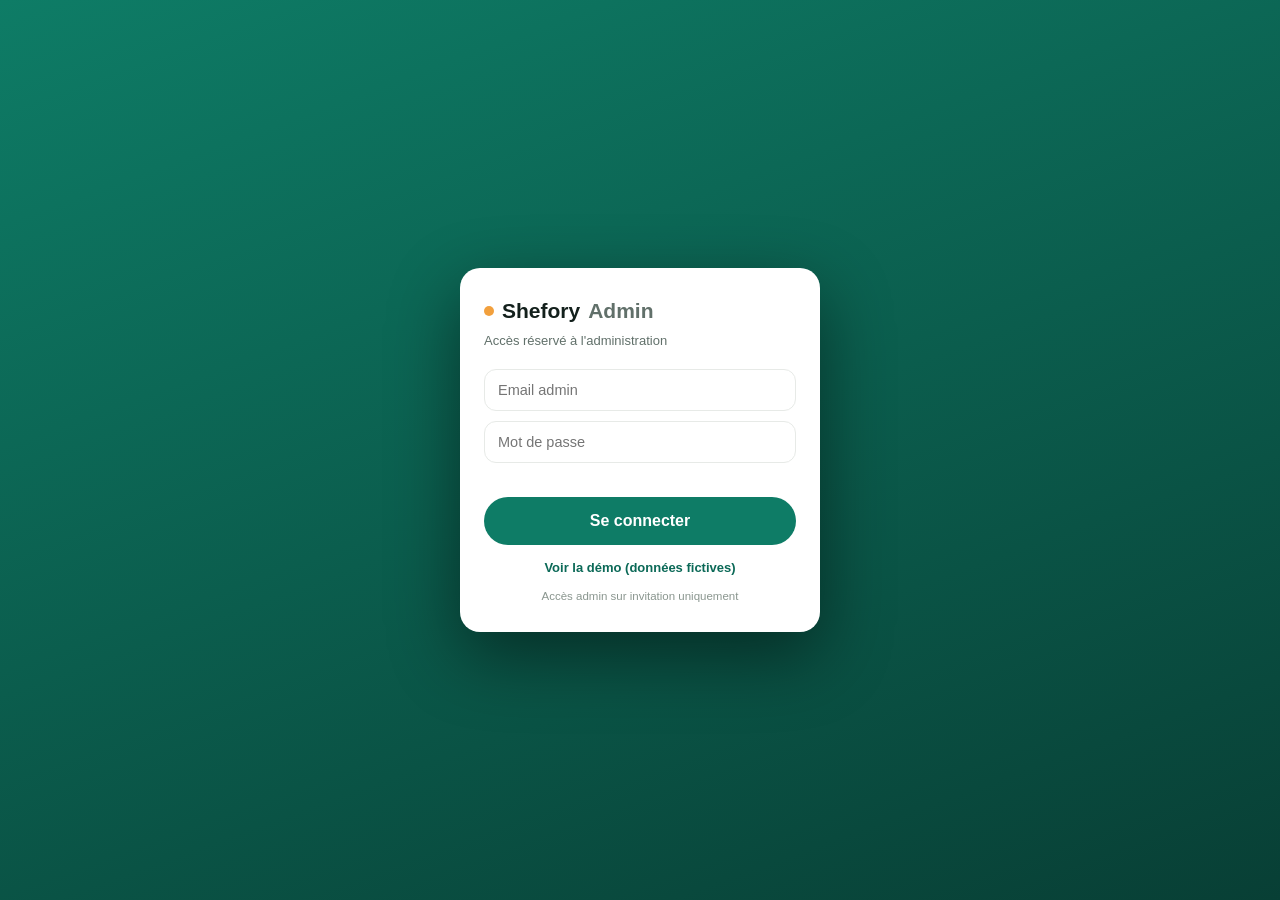
<file: admin.html>
<!doctype html>
<html lang="fr">
<head>
<meta charset="utf-8">
<meta name="viewport" content="width=device-width,initial-scale=1">
<title>Shefory — Administration</title>
<link rel="stylesheet" href="styles.css">
<style>
body{background:#F1F3F1}
.app{display:grid;grid-template-columns:238px 1fr;min-height:100vh}
/* sidebar */
.side{background:#13201C;color:#cdd6d1;padding:20px 14px;position:sticky;top:0;height:100vh;display:flex;flex-direction:column}
.side .logo{color:#fff;font-weight:850;font-size:19px;display:flex;align-items:center;gap:9px;padding:6px 10px 20px}
.side .dot{width:10px;height:10px;border-radius:50%;background:var(--accent)}
.nav{display:flex;flex-direction:column;gap:3px}
.nav a{display:flex;align-items:center;gap:11px;padding:11px 12px;border-radius:11px;font-size:14px;font-weight:600;color:#aebab4}
.nav a .ic{font-size:17px}
.nav a.on,.nav a:hover{background:#ffffff14;color:#fff}
.side .foot{margin-top:auto;display:flex;align-items:center;gap:10px;padding:12px 10px;border-top:1px solid #ffffff1a}
.side .foot .av{width:34px;height:34px;font-size:12px}
/* main */
.main{padding:26px 30px 50px;max-width:1200px}
.head{display:flex;align-items:center;justify-content:space-between;margin-bottom:22px;flex-wrap:wrap;gap:12px}
.head h1{margin:0;font-size:23px;font-weight:800}
.head .sub{margin-top:3px}
.head .actions{display:flex;gap:10px}
.seg{display:inline-flex;background:#fff;border:1px solid var(--line);border-radius:11px;overflow:hidden}
.seg button{padding:9px 14px;font-size:13px;font-weight:600;color:var(--muted)}
.seg button.on{background:var(--ink);color:#fff}

.kpis{display:grid;grid-template-columns:repeat(4,1fr);gap:16px;margin-bottom:22px}
.kpi{background:#fff;border:1px solid var(--line);border-radius:var(--r-md);padding:16px 18px;box-shadow:var(--shadow-sm)}
.kpi .lab{color:var(--muted);font-size:12.5px;font-weight:600;display:flex;align-items:center;gap:7px}
.kpi .val{font-size:27px;font-weight:850;margin-top:8px;letter-spacing:-.5px}
.kpi .chg{font-size:12px;font-weight:700;margin-top:5px}
.up{color:#12805f}.down{color:var(--danger)}
.kpi .ic{width:30px;height:30px;border-radius:9px;display:grid;place-items:center;font-size:15px;background:var(--primary-tint)}

.grid2{display:grid;grid-template-columns:1.5fr 1fr;gap:16px;margin-bottom:16px}
.panel{background:#fff;border:1px solid var(--line);border-radius:var(--r-md);padding:18px;box-shadow:var(--shadow-sm)}
.panel h3{margin:0 0 2px;font-size:15px;font-weight:750}
.panel .psub{color:var(--muted);font-size:12.5px;margin-bottom:16px}

/* bar chart */
.chart{display:flex;align-items:flex-end;gap:14px;height:180px;padding-top:10px}
.bar-wrap{flex:1;display:flex;flex-direction:column;align-items:center;gap:8px;height:100%;justify-content:flex-end}
.bar{width:60%;max-width:34px;border-radius:7px 7px 0 0;background:linear-gradient(180deg,#12a081,#0E7C66);position:relative}
.bar span{position:absolute;top:-19px;left:50%;transform:translateX(-50%);font-size:11px;font-weight:700;color:var(--muted);white-space:nowrap}
.bar-wrap small{color:var(--faint);font-size:11px;font-weight:600}

/* donut */
.donut-wrap{display:flex;align-items:center;gap:20px}
.donut{width:130px;height:130px;border-radius:50%;flex:none;
  background:conic-gradient(#D9A32B 0 46%,#8C97A2 46% 74%,#B87A4B 74% 92%,#E7EAE7 92% 100%);
  display:grid;place-items:center;position:relative}
.donut::after{content:"";width:78px;height:78px;background:#fff;border-radius:50%}
.donut b{position:absolute;font-size:16px;font-weight:800}
.legend{display:flex;flex-direction:column;gap:9px;font-size:13px}
.legend div{display:flex;align-items:center;gap:8px}
.dotc{width:11px;height:11px;border-radius:3px}

/* table */
.tabs-row{display:flex;gap:8px;margin-bottom:14px}
.tabs-row button{font-size:13px;font-weight:650;padding:8px 13px;border-radius:9px;color:var(--muted);background:#eef1ef}
.tabs-row button.on{background:var(--ink);color:#fff}
table{width:100%;border-collapse:collapse}
th{text-align:left;font-size:11.5px;text-transform:uppercase;letter-spacing:.4px;color:var(--faint);font-weight:700;padding:0 10px 10px}
td{padding:12px 10px;border-top:1px solid var(--line);font-size:13.5px}
.tr-name{display:flex;align-items:center;gap:10px;font-weight:650}
.tr-name .av{width:32px;height:32px;font-size:12px}
.st{font-size:11.5px;font-weight:700;padding:3px 9px;border-radius:999px}
.st-ok{background:#e3f3ec;color:#0d7a5a}
.st-pend{background:#fdf0dd;color:#a5701a}
.st-open{background:#fbe3e3;color:#b63636}
.st-res{background:#eceff2;color:#5b6670}
.mini-btn{font-size:12px;font-weight:650;padding:6px 11px;border-radius:8px;background:var(--primary-tint);color:var(--primary-600)}
.mini-btn.d{background:#fbe3e3;color:#b63636}
.mini-btn.g{background:#eef1ef;color:var(--muted)}
.hide{display:none}
@media(max-width:900px){.app{grid-template-columns:1fr}.side{position:static;height:auto;flex-direction:row;align-items:center;overflow-x:auto}.side .logo{padding:6px 10px}.nav{flex-direction:row}.side .foot{display:none}.kpis{grid-template-columns:1fr 1fr}.grid2{grid-template-columns:1fr}}
</style>
</head>
<body>
<style>
.gate{position:fixed;inset:0;background:linear-gradient(160deg,#0E7C66,#083f35);display:flex;align-items:center;justify-content:center;z-index:1000;padding:20px}
.gate.hide{display:none}
.gate-card{background:#fff;border-radius:20px;padding:28px 24px;width:100%;max-width:360px;box-shadow:0 24px 70px #0007}
.glogo{font-weight:850;font-size:21px;display:flex;align-items:center;gap:8px}
.glogo .muted{color:var(--muted);font-weight:700}
.glogo .dot{width:10px;height:10px;border-radius:50%;background:var(--accent)}
.gsub{color:var(--muted);font-size:13px;margin:6px 0 18px}
.gate-card input{width:100%;border:1px solid var(--line);border-radius:12px;padding:12px 13px;font-size:14.5px;margin-bottom:10px;outline:none;font-family:inherit}
.gate-card input:focus{border-color:var(--primary)}
.gerr{color:var(--danger);font-size:13px;min-height:18px;margin-bottom:6px}
.glink{display:block;width:100%;text-align:center;color:var(--primary-600);font-weight:650;font-size:13px;margin-top:14px;background:none}
.gnote{color:var(--faint);font-size:11.5px;text-align:center;margin:12px 0 0}
.atoast{position:fixed;left:50%;bottom:26px;transform:translateX(-50%);background:#13201Cf2;color:#fff;padding:11px 18px;border-radius:12px;font-size:13.5px;z-index:1200;opacity:0;transition:.25s;pointer-events:none}
.atoast.on{opacity:1;bottom:34px}

/* ===== micro-animations admin ===== */
@keyframes growUp{from{transform:scaleY(0)}to{transform:scaleY(1)}}
@keyframes fadeUp{from{opacity:0;transform:translateY(10px)}to{opacity:1;transform:none}}
@keyframes bump{0%{transform:scale(.92);opacity:.4}100%{transform:scale(1);opacity:1}}
.main section{animation:fadeUp .28s ease}
.bar{transform-origin:bottom;animation:growUp .5s cubic-bezier(.2,.8,.2,1) both}
.kpi{animation:fadeUp .35s both}
.kpi:nth-child(2){animation-delay:.06s}.kpi:nth-child(3){animation-delay:.12s}.kpi:nth-child(4){animation-delay:.18s}
.kpi .val.bump{animation:bump .35s ease}
tbody tr{transition:background .12s}
tbody tr:hover{background:#f6f8f6}
.donut-wrap{animation:fadeUp .4s .1s both}
@media(max-width:900px){.main{padding:18px 14px 40px}}
</style>

<div class="gate" id="adminGate">
  <div class="gate-card">
    <div class="glogo"><span class="dot"></span> Shefory <span class="muted">Admin</span></div>
    <p class="gsub">Accès réservé à l'administration</p>
    <input id="agEmail" type="email" placeholder="Email admin" autocomplete="email" onkeydown="if(event.key==='Enter')adminLogin()">
    <input id="agPass" type="password" placeholder="Mot de passe" autocomplete="current-password" onkeydown="if(event.key==='Enter')adminLogin()">
    <div class="gerr" id="agErr"></div>
    <button class="btn btn-primary btn-block btn-lg" id="agBtn" onclick="adminLogin()">Se connecter</button>
    <button class="glink" onclick="adminDemo()">Voir la démo (données fictives)</button>
    <p class="gnote">Accès admin sur invitation uniquement</p>
  </div>
</div>
<div class="atoast" id="atoast"></div>

<div class="app">
  <!-- SIDEBAR -->
  <aside class="side">
    <div class="logo"><span class="dot"></span>Shefory</div>
    <nav class="nav">
      <a class="on" data-p="dash" onclick="nav('dash',this)"><span class="ic">📊</span> Tableau de bord</a>
      <a data-p="pay" onclick="nav('pay',this)"><span class="ic">💳</span> Paiements</a>
      <a data-p="disp" onclick="nav('disp',this)"><span class="ic">⚖️</span> Litiges</a>
      <a data-p="drv" onclick="nav('drv',this)"><span class="ic">🚗</span> Chauffeurs</a>
      <a data-p="clients" onclick="nav('clients',this)"><span class="ic">👥</span> Clients</a>
      <a onclick="atoast('Réglages — bientôt disponible')"><span class="ic">⚙️</span> Réglages</a>
    </nav>
    <div class="foot"><div class="av c1">AD</div><div><div style="color:#fff;font-size:13px;font-weight:700">Admin</div><div style="font-size:11px;color:#8ea099">Super-admin</div></div></div>
  </aside>

  <!-- MAIN -->
  <main class="main">

    <!-- ===== DASHBOARD ===== -->
    <section id="p-dash">
      <div class="head">
        <div><h1>Tableau de bord</h1><div class="sub">Vue d'ensemble · Maroc · DH</div></div>
        <div class="seg"><button class="on" onclick="setPeriod(this,30,8)">30 jours</button><button onclick="setPeriod(this,90,8)">90 jours</button><button onclick="setPeriod(this,365,12)">12 mois</button></div>
      </div>

      <div class="kpis">
        <div class="kpi"><div class="lab"><span class="ic">🚗</span> Chauffeurs actifs</div><div class="val" id="kpiDrivers">—</div><div class="chg up">base inscrite</div></div>
        <div class="kpi"><div class="lab"><span class="ic">⭐</span> Abonnements payants</div><div class="val" id="kpiSubs">—</div><div class="chg up">actifs</div></div>
        <div class="kpi"><div class="lab"><span class="ic">💰</span> Revenu mensuel (MRR)</div><div class="val" id="kpiMRR">—</div><div class="chg up">DH · sur la période</div></div>
        <div class="kpi"><div class="lab"><span class="ic">⚖️</span> Litiges ouverts</div><div class="val" id="kpiDisp">—</div><div class="chg down">à traiter</div></div>
      </div>

      <div class="grid2">
        <div class="panel">
          <h3>Revenu d'abonnements</h3>
          <div class="psub" id="chartSub">Recettes mensuelles, 8 derniers mois</div>
          <div class="chart" id="chart"></div>
        </div>
        <div class="panel">
          <h3>Répartition par pack</h3>
          <div class="psub" id="donutSub">Chauffeurs par pack</div>
          <div class="donut-wrap" id="donutWrap"></div>
        </div>
      </div>

      <div class="panel">
        <div style="display:flex;justify-content:space-between;align-items:center;margin-bottom:6px">
          <div><h3>Activité récente</h3><div class="psub" style="margin:0">Derniers paiements & événements</div></div>
          <button class="mini-btn" onclick="nav('pay',document.querySelector('[data-p=pay]'))">Tout voir</button>
        </div>
        <table>
          <thead><tr><th>Chauffeur</th><th>Événement</th><th>Pack</th><th>Montant</th><th>Statut</th><th>Date</th></tr></thead>
          <tbody id="recent"></tbody>
        </table>
      </div>
    </section>

    <!-- ===== PAIEMENTS ===== -->
    <section id="p-pay" class="hide">
      <div class="head"><div><h1>Paiements</h1><div class="sub">Transactions d'abonnements · Mobile Money & carte</div></div>
        <div class="actions"><button class="btn btn-ghost" onclick="exportCSV()">⬇ Exporter CSV</button></div></div>
      <div class="kpis" style="grid-template-columns:repeat(3,1fr)">
        <div class="kpi"><div class="lab">Encaissé ce mois</div><div class="val" id="kpiCash">—</div><div class="chg up">DH</div></div>
        <div class="kpi"><div class="lab">En attente</div><div class="val" id="kpiPending">—</div><div class="chg" id="kpiPendingSub">transactions</div></div>
        <div class="kpi"><div class="lab">Taux d'échec</div><div class="val" id="kpiFail">—</div><div class="chg">sur le total</div></div>
      </div>
      <div class="panel">
        <div class="tabs-row"><button class="on" onclick="payTab(this,'all')">Toutes</button><button onclick="payTab(this,'succeeded')">Réussies</button><button onclick="payTab(this,'pending')">En attente</button><button onclick="payTab(this,'failed')">Échouées</button></div>
        <table>
          <thead><tr><th>Transaction</th><th>Chauffeur</th><th>Moyen</th><th>Pack</th><th>Montant</th><th>Statut</th><th></th></tr></thead>
          <tbody id="payTable"></tbody>
        </table>
      </div>
    </section>

    <!-- ===== LITIGES ===== -->
    <section id="p-disp" class="hide">
      <div class="head"><div><h1>Litiges</h1><div class="sub">Signalements clients ↔ chauffeurs à arbitrer</div></div></div>
      <div class="panel">
        <div class="tabs-row"><button class="on" id="dispTabOpen" onclick="dispTab(this,'open')">Ouverts</button><button onclick="dispTab(this,'in_review')">En cours</button><button onclick="dispTab(this,'done')">Résolus</button></div>
        <table>
          <thead><tr><th>#</th><th>Parties</th><th>Motif</th><th>Priorité</th><th>Statut</th><th>Action</th></tr></thead>
          <tbody id="dispTable"></tbody>
        </table>
      </div>
    </section>

    <!-- ===== CHAUFFEURS ===== -->
    <section id="p-drv" class="hide">
      <div class="head"><div><h1>Chauffeurs</h1><div class="sub">Vérification des documents & modération</div></div></div>
      <div class="kpis" style="grid-template-columns:repeat(3,1fr)">
        <div class="kpi"><div class="lab">À vérifier</div><div class="val" id="kpiToVerify">—</div><div class="chg down">en attente</div></div>
        <div class="kpi"><div class="lab">Vérifiés</div><div class="val" id="kpiVerified">—</div><div class="chg up">de la base</div></div>
        <div class="kpi"><div class="lab">Inactifs</div><div class="val" id="kpiSuspended">—</div><div class="chg">masqués</div></div>
      </div>
      <div class="panel">
        <div class="tabs-row"><button class="on" onclick="drvTab(this,'verify')">À vérifier</button><button onclick="drvTab(this,'active')">Actifs</button><button onclick="drvTab(this,'suspended')">Suspendus</button></div>
        <table>
          <thead><tr><th>Chauffeur</th><th>Ville</th><th>Pack</th><th>Documents</th><th>Statut</th><th>Action</th></tr></thead>
          <tbody id="drvTable"></tbody>
        </table>
      </div>
    </section>

    <!-- ===== CLIENTS ===== -->
    <section id="p-clients" class="hide">
      <div class="head"><div><h1>Clients</h1><div class="sub">Comptes clients inscrits</div></div></div>
      <div class="panel">
        <table>
          <thead><tr><th>Client</th><th>Téléphone</th><th>Ville</th><th>Inscription</th></tr></thead>
          <tbody id="clientTable"></tbody>
        </table>
      </div>
    </section>

  </main>
</div>

<script src="js/vendor/supabase.js"></script>
<script src="js/supabase.js"></script>
<script src="js/realtime.js"></script>
<script src="js/admin.js"></script>
<script>
/* nav */
function nav(p,el){
  ['dash','pay','disp','drv','clients'].forEach(x=>document.getElementById('p-'+x).classList.add('hide'));
  document.getElementById('p-'+p).classList.remove('hide');
  document.querySelectorAll('.nav a').forEach(a=>a.classList.remove('on'));el.classList.add('on');
  window.scrollTo(0,0);
}
/* démarrage : portail admin puis chargement des données réelles */
bootAdmin();
</script>
</body>
</html>
</file>
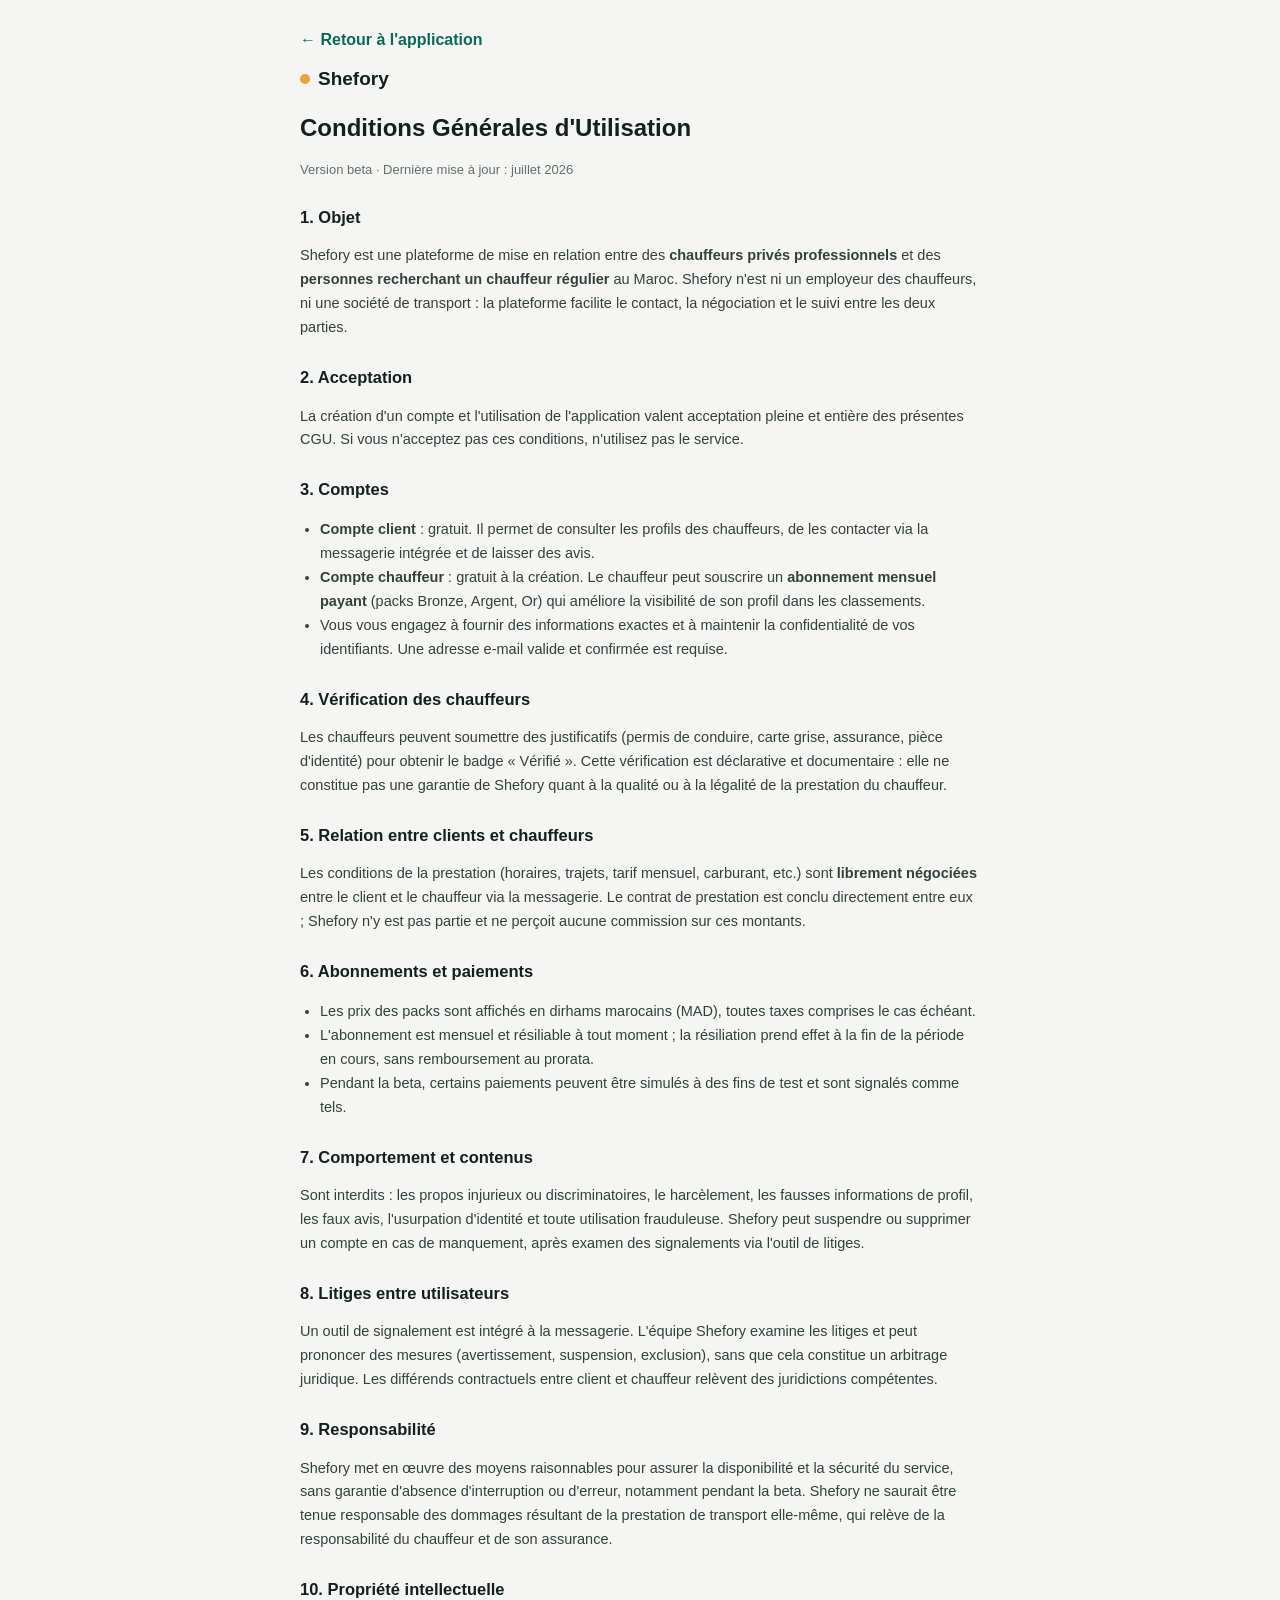
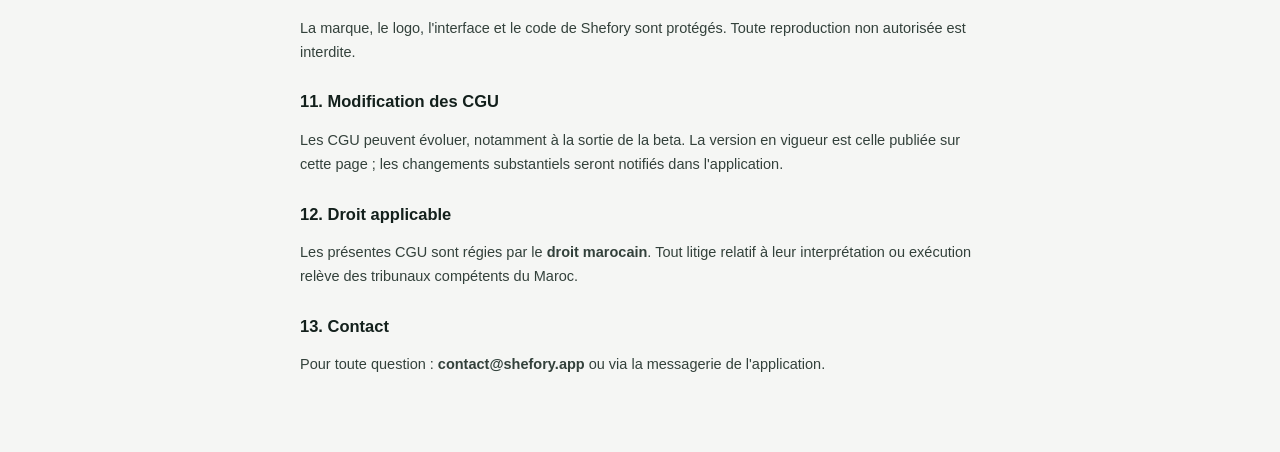
<file: cgu.html>
<!doctype html>
<html lang="fr">
<head>
<meta charset="utf-8">
<meta name="viewport" content="width=device-width,initial-scale=1">
<title>Shefory — Conditions Générales d'Utilisation</title>
<link rel="icon" href="icon.svg">
<link rel="stylesheet" href="styles.css">
<style>
.legal{max-width:720px;margin:0 auto;padding:28px 20px 60px}
.legal h1{font-size:24px;font-weight:800;margin:18px 0 4px}
.legal .date{color:var(--muted);font-size:13px;margin-bottom:26px}
.legal h2{font-size:16.5px;font-weight:750;margin:26px 0 8px}
.legal p,.legal li{font-size:14.5px;line-height:1.65;color:#33413b}
.legal ul{padding-left:20px}
.back{display:inline-flex;align-items:center;gap:8px;font-weight:650;color:var(--primary-600);margin-bottom:6px}
.brand{display:flex;align-items:center;gap:8px;font-weight:850;font-size:19px;margin-top:8px}
.brand .dot{width:10px;height:10px;border-radius:50%;background:var(--accent)}
</style>
</head>
<body>
<div class="legal">
  <a class="back" href="index.html">← Retour à l'application</a>
  <div class="brand"><span class="dot"></span>Shefory</div>
  <h1>Conditions Générales d'Utilisation</h1>
  <p class="date">Version beta · Dernière mise à jour : juillet 2026</p>

  <h2>1. Objet</h2>
  <p>Shefory est une plateforme de mise en relation entre des <b>chauffeurs privés professionnels</b> et des <b>personnes recherchant un chauffeur régulier</b> au Maroc. Shefory n'est ni un employeur des chauffeurs, ni une société de transport : la plateforme facilite le contact, la négociation et le suivi entre les deux parties.</p>

  <h2>2. Acceptation</h2>
  <p>La création d'un compte et l'utilisation de l'application valent acceptation pleine et entière des présentes CGU. Si vous n'acceptez pas ces conditions, n'utilisez pas le service.</p>

  <h2>3. Comptes</h2>
  <ul>
    <li><b>Compte client</b> : gratuit. Il permet de consulter les profils des chauffeurs, de les contacter via la messagerie intégrée et de laisser des avis.</li>
    <li><b>Compte chauffeur</b> : gratuit à la création. Le chauffeur peut souscrire un <b>abonnement mensuel payant</b> (packs Bronze, Argent, Or) qui améliore la visibilité de son profil dans les classements.</li>
    <li>Vous vous engagez à fournir des informations exactes et à maintenir la confidentialité de vos identifiants. Une adresse e-mail valide et confirmée est requise.</li>
  </ul>

  <h2>4. Vérification des chauffeurs</h2>
  <p>Les chauffeurs peuvent soumettre des justificatifs (permis de conduire, carte grise, assurance, pièce d'identité) pour obtenir le badge « Vérifié ». Cette vérification est déclarative et documentaire : elle ne constitue pas une garantie de Shefory quant à la qualité ou à la légalité de la prestation du chauffeur.</p>

  <h2>5. Relation entre clients et chauffeurs</h2>
  <p>Les conditions de la prestation (horaires, trajets, tarif mensuel, carburant, etc.) sont <b>librement négociées</b> entre le client et le chauffeur via la messagerie. Le contrat de prestation est conclu directement entre eux ; Shefory n'y est pas partie et ne perçoit aucune commission sur ces montants.</p>

  <h2>6. Abonnements et paiements</h2>
  <ul>
    <li>Les prix des packs sont affichés en dirhams marocains (MAD), toutes taxes comprises le cas échéant.</li>
    <li>L'abonnement est mensuel et résiliable à tout moment ; la résiliation prend effet à la fin de la période en cours, sans remboursement au prorata.</li>
    <li>Pendant la beta, certains paiements peuvent être simulés à des fins de test et sont signalés comme tels.</li>
  </ul>

  <h2>7. Comportement et contenus</h2>
  <p>Sont interdits : les propos injurieux ou discriminatoires, le harcèlement, les fausses informations de profil, les faux avis, l'usurpation d'identité et toute utilisation frauduleuse. Shefory peut suspendre ou supprimer un compte en cas de manquement, après examen des signalements via l'outil de litiges.</p>

  <h2>8. Litiges entre utilisateurs</h2>
  <p>Un outil de signalement est intégré à la messagerie. L'équipe Shefory examine les litiges et peut prononcer des mesures (avertissement, suspension, exclusion), sans que cela constitue un arbitrage juridique. Les différends contractuels entre client et chauffeur relèvent des juridictions compétentes.</p>

  <h2>9. Responsabilité</h2>
  <p>Shefory met en œuvre des moyens raisonnables pour assurer la disponibilité et la sécurité du service, sans garantie d'absence d'interruption ou d'erreur, notamment pendant la beta. Shefory ne saurait être tenue responsable des dommages résultant de la prestation de transport elle-même, qui relève de la responsabilité du chauffeur et de son assurance.</p>

  <h2>10. Propriété intellectuelle</h2>
  <p>La marque, le logo, l'interface et le code de Shefory sont protégés. Toute reproduction non autorisée est interdite.</p>

  <h2>11. Modification des CGU</h2>
  <p>Les CGU peuvent évoluer, notamment à la sortie de la beta. La version en vigueur est celle publiée sur cette page ; les changements substantiels seront notifiés dans l'application.</p>

  <h2>12. Droit applicable</h2>
  <p>Les présentes CGU sont régies par le <b>droit marocain</b>. Tout litige relatif à leur interprétation ou exécution relève des tribunaux compétents du Maroc.</p>

  <h2>13. Contact</h2>
  <p>Pour toute question : <b>contact@shefory.app</b> ou via la messagerie de l'application.</p>
</div>
</body>
</html>
</file>
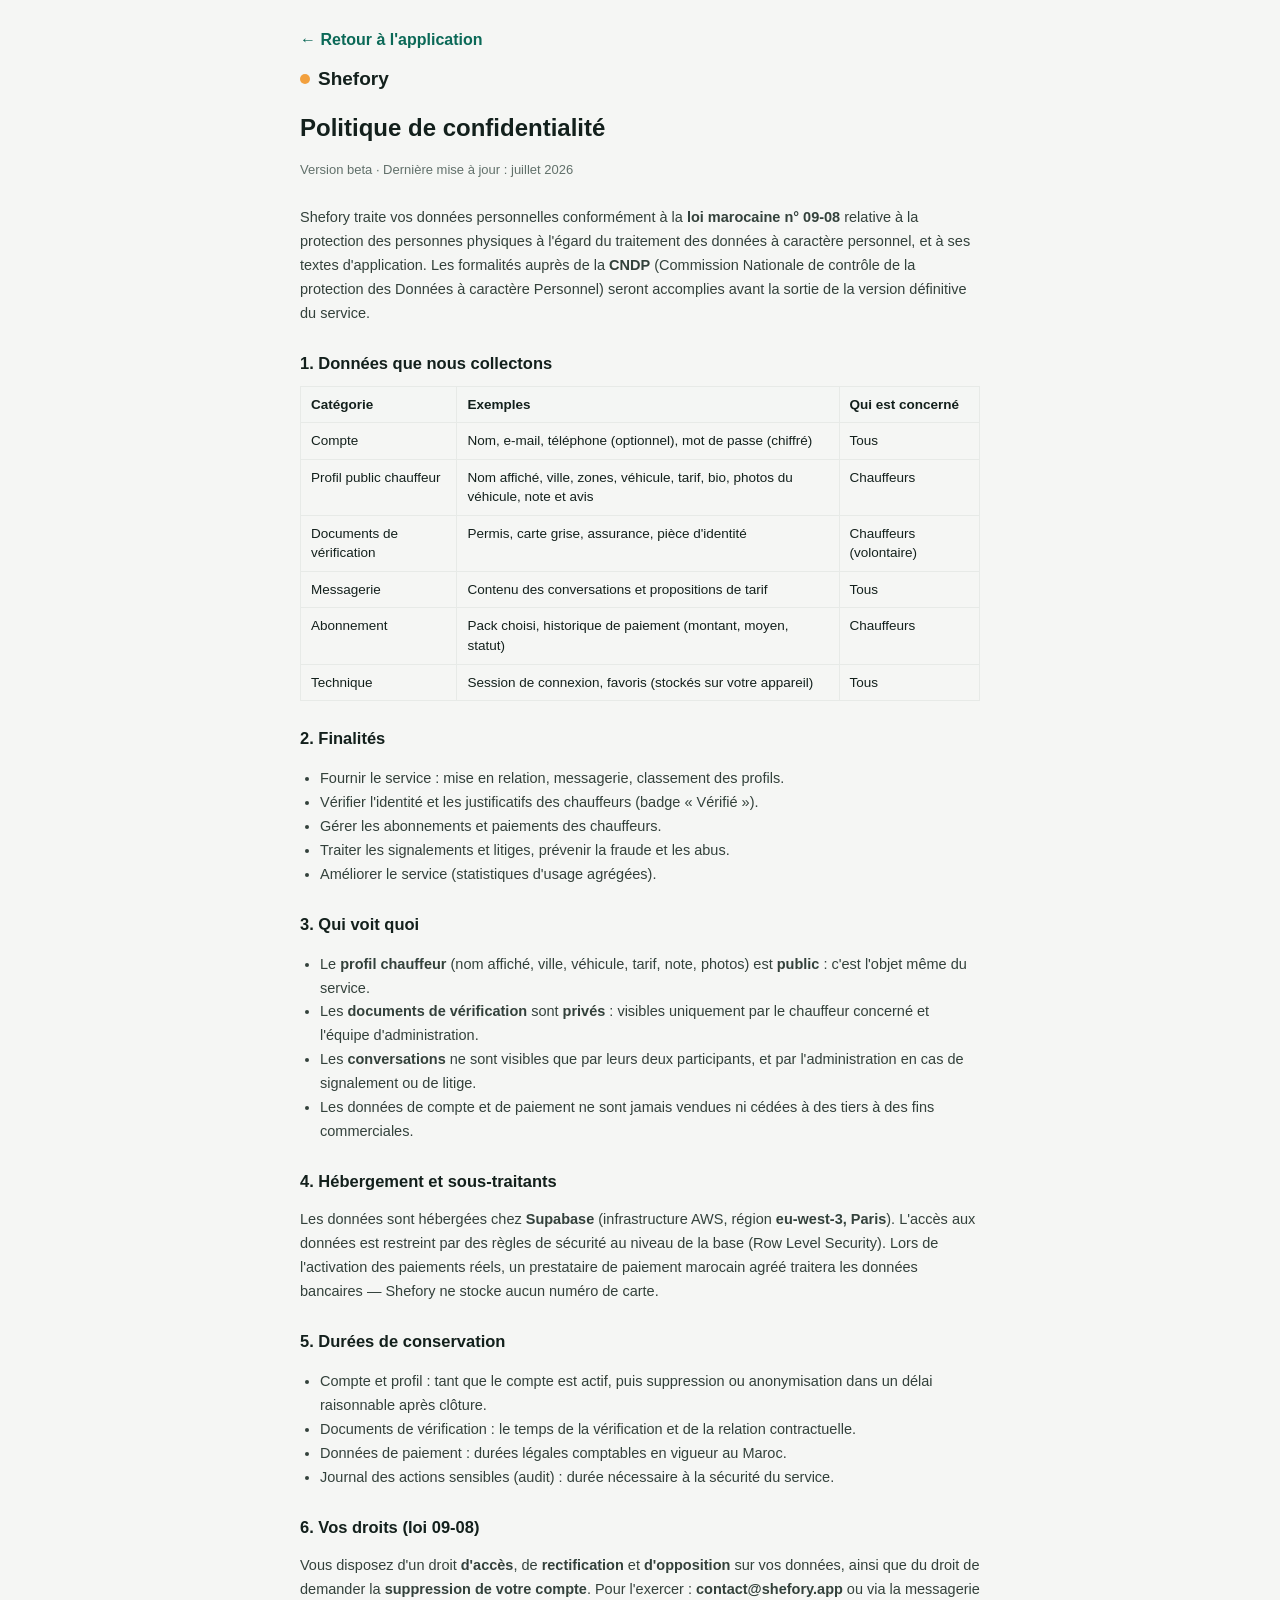
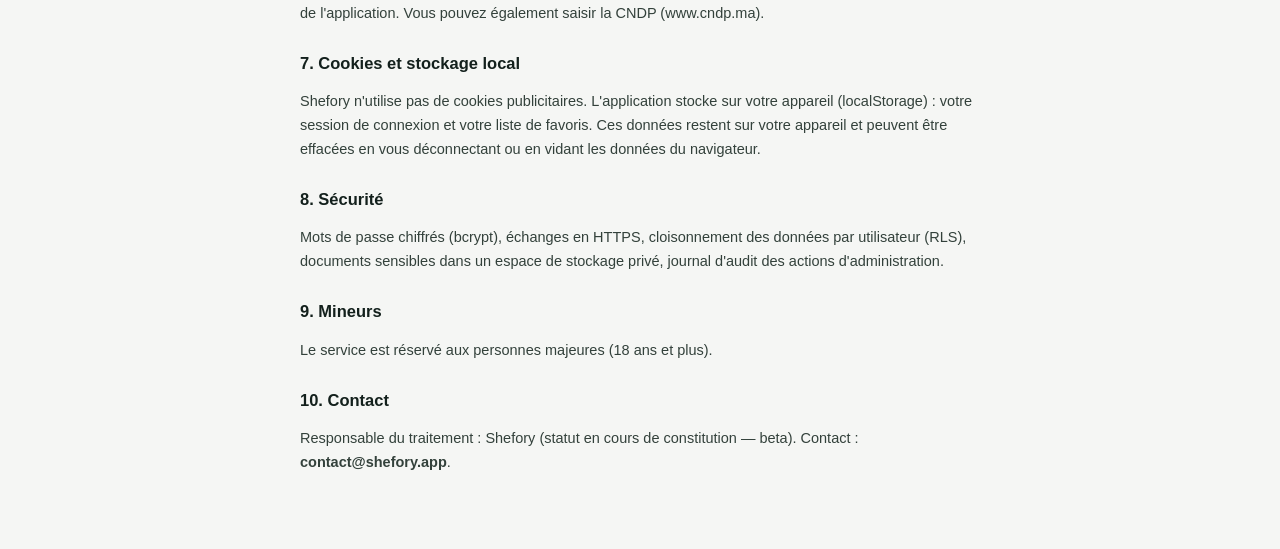
<file: confidentialite.html>
<!doctype html>
<html lang="fr">
<head>
<meta charset="utf-8">
<meta name="viewport" content="width=device-width,initial-scale=1">
<title>Shefory — Politique de confidentialité</title>
<link rel="icon" href="icon.svg">
<link rel="stylesheet" href="styles.css">
<style>
.legal{max-width:720px;margin:0 auto;padding:28px 20px 60px}
.legal h1{font-size:24px;font-weight:800;margin:18px 0 4px}
.legal .date{color:var(--muted);font-size:13px;margin-bottom:26px}
.legal h2{font-size:16.5px;font-weight:750;margin:26px 0 8px}
.legal p,.legal li{font-size:14.5px;line-height:1.65;color:#33413b}
.legal ul{padding-left:20px}
.legal table{width:100%;border-collapse:collapse;font-size:13.5px;margin:10px 0}
.legal th,.legal td{border:1px solid var(--line);padding:8px 10px;text-align:left;vertical-align:top}
.legal th{background:#f4f6f4;font-weight:700}
.back{display:inline-flex;align-items:center;gap:8px;font-weight:650;color:var(--primary-600);margin-bottom:6px}
.brand{display:flex;align-items:center;gap:8px;font-weight:850;font-size:19px;margin-top:8px}
.brand .dot{width:10px;height:10px;border-radius:50%;background:var(--accent)}
</style>
</head>
<body>
<div class="legal">
  <a class="back" href="index.html">← Retour à l'application</a>
  <div class="brand"><span class="dot"></span>Shefory</div>
  <h1>Politique de confidentialité</h1>
  <p class="date">Version beta · Dernière mise à jour : juillet 2026</p>

  <p>Shefory traite vos données personnelles conformément à la <b>loi marocaine n° 09-08</b> relative à la protection des personnes physiques à l'égard du traitement des données à caractère personnel, et à ses textes d'application. Les formalités auprès de la <b>CNDP</b> (Commission Nationale de contrôle de la protection des Données à caractère Personnel) seront accomplies avant la sortie de la version définitive du service.</p>

  <h2>1. Données que nous collectons</h2>
  <table>
    <tr><th>Catégorie</th><th>Exemples</th><th>Qui est concerné</th></tr>
    <tr><td>Compte</td><td>Nom, e-mail, téléphone (optionnel), mot de passe (chiffré)</td><td>Tous</td></tr>
    <tr><td>Profil public chauffeur</td><td>Nom affiché, ville, zones, véhicule, tarif, bio, photos du véhicule, note et avis</td><td>Chauffeurs</td></tr>
    <tr><td>Documents de vérification</td><td>Permis, carte grise, assurance, pièce d'identité</td><td>Chauffeurs (volontaire)</td></tr>
    <tr><td>Messagerie</td><td>Contenu des conversations et propositions de tarif</td><td>Tous</td></tr>
    <tr><td>Abonnement</td><td>Pack choisi, historique de paiement (montant, moyen, statut)</td><td>Chauffeurs</td></tr>
    <tr><td>Technique</td><td>Session de connexion, favoris (stockés sur votre appareil)</td><td>Tous</td></tr>
  </table>

  <h2>2. Finalités</h2>
  <ul>
    <li>Fournir le service : mise en relation, messagerie, classement des profils.</li>
    <li>Vérifier l'identité et les justificatifs des chauffeurs (badge « Vérifié »).</li>
    <li>Gérer les abonnements et paiements des chauffeurs.</li>
    <li>Traiter les signalements et litiges, prévenir la fraude et les abus.</li>
    <li>Améliorer le service (statistiques d'usage agrégées).</li>
  </ul>

  <h2>3. Qui voit quoi</h2>
  <ul>
    <li>Le <b>profil chauffeur</b> (nom affiché, ville, véhicule, tarif, note, photos) est <b>public</b> : c'est l'objet même du service.</li>
    <li>Les <b>documents de vérification</b> sont <b>privés</b> : visibles uniquement par le chauffeur concerné et l'équipe d'administration.</li>
    <li>Les <b>conversations</b> ne sont visibles que par leurs deux participants, et par l'administration en cas de signalement ou de litige.</li>
    <li>Les données de compte et de paiement ne sont jamais vendues ni cédées à des tiers à des fins commerciales.</li>
  </ul>

  <h2>4. Hébergement et sous-traitants</h2>
  <p>Les données sont hébergées chez <b>Supabase</b> (infrastructure AWS, région <b>eu-west-3, Paris</b>). L'accès aux données est restreint par des règles de sécurité au niveau de la base (Row Level Security). Lors de l'activation des paiements réels, un prestataire de paiement marocain agréé traitera les données bancaires — Shefory ne stocke aucun numéro de carte.</p>

  <h2>5. Durées de conservation</h2>
  <ul>
    <li>Compte et profil : tant que le compte est actif, puis suppression ou anonymisation dans un délai raisonnable après clôture.</li>
    <li>Documents de vérification : le temps de la vérification et de la relation contractuelle.</li>
    <li>Données de paiement : durées légales comptables en vigueur au Maroc.</li>
    <li>Journal des actions sensibles (audit) : durée nécessaire à la sécurité du service.</li>
  </ul>

  <h2>6. Vos droits (loi 09-08)</h2>
  <p>Vous disposez d'un droit <b>d'accès</b>, de <b>rectification</b> et <b>d'opposition</b> sur vos données, ainsi que du droit de demander la <b>suppression de votre compte</b>. Pour l'exercer : <b>contact@shefory.app</b> ou via la messagerie de l'application. Vous pouvez également saisir la CNDP (<a href="https://www.cndp.ma" rel="noopener">www.cndp.ma</a>).</p>

  <h2>7. Cookies et stockage local</h2>
  <p>Shefory n'utilise pas de cookies publicitaires. L'application stocke sur votre appareil (localStorage) : votre session de connexion et votre liste de favoris. Ces données restent sur votre appareil et peuvent être effacées en vous déconnectant ou en vidant les données du navigateur.</p>

  <h2>8. Sécurité</h2>
  <p>Mots de passe chiffrés (bcrypt), échanges en HTTPS, cloisonnement des données par utilisateur (RLS), documents sensibles dans un espace de stockage privé, journal d'audit des actions d'administration.</p>

  <h2>9. Mineurs</h2>
  <p>Le service est réservé aux personnes majeures (18 ans et plus).</p>

  <h2>10. Contact</h2>
  <p>Responsable du traitement : Shefory (statut en cours de constitution — beta). Contact : <b>contact@shefory.app</b>.</p>
</div>
</body>
</html>
</file>
<file: styles.css>
/* ================= Shefory — design system ================= */
:root{
  --bg:#F5F6F4;
  --surface:#FFFFFF;
  --surface-2:#FBFCFB;
  --ink:#13201C;
  --muted:#61706A;
  --faint:#8A968F;
  --primary:#0E7C66;
  --primary-600:#0B6957;
  --primary-tint:#E4F1EC;
  --accent:#F2A03D;
  --danger:#D24B4B;
  --gold:#D9A32B;
  --silver:#8C97A2;
  --bronze:#B87A4B;
  --line:#E7EAE7;
  --shadow-sm:0 1px 2px rgba(19,32,28,.06),0 1px 3px rgba(19,32,28,.05);
  --shadow-md:0 6px 20px rgba(19,32,28,.10);
  --shadow-lg:0 18px 50px rgba(19,32,28,.18);
  --r-lg:22px; --r-md:16px; --r-sm:11px;
  --font:-apple-system,BlinkMacSystemFont,"Segoe UI",Roboto,Helvetica,Arial,sans-serif;
}
*{box-sizing:border-box}
html,body{margin:0;padding:0}
body{font-family:var(--font);color:var(--ink);background:var(--bg);-webkit-font-smoothing:antialiased;line-height:1.45}
img{max-width:100%;display:block}
button{font-family:inherit;cursor:pointer;border:none;background:none;color:inherit}
a{color:inherit;text-decoration:none}

/* ---- buttons ---- */
.btn{display:inline-flex;align-items:center;justify-content:center;gap:8px;font-weight:650;
  border-radius:999px;padding:13px 20px;font-size:15px;transition:.15s;line-height:1}
.btn-primary{background:var(--primary);color:#fff}
.btn-primary:active{background:var(--primary-600)}
.btn-ghost{background:var(--surface);color:var(--ink);border:1px solid var(--line)}
.btn-soft{background:var(--primary-tint);color:var(--primary-600)}
.btn-block{width:100%}
.btn-lg{padding:16px 22px;font-size:16px}
.btn:disabled{opacity:.5}

/* ---- badges ---- */
.badge{display:inline-flex;align-items:center;gap:4px;font-size:11.5px;font-weight:700;
  padding:3px 9px;border-radius:999px;letter-spacing:.2px}
.badge-gold{background:linear-gradient(135deg,#F6D06B,#D9A32B);color:#5b430a}
.badge-silver{background:#EEF1F3;color:#5b6670}
.badge-bronze{background:#F4E4D6;color:#8a5426}
.badge-verify{background:var(--primary-tint);color:var(--primary-600)}
.badge-flat{background:#EEF1EF;color:var(--muted)}
.star{color:var(--accent);font-weight:700}
.pill{display:inline-block;font-size:12px;color:var(--muted);background:#EEF1EF;border-radius:999px;padding:5px 11px;font-weight:600}

/* ================= interactions & cross-platform ================= */
*{-webkit-tap-highlight-color:transparent}
button,a,.chip,.tab,.selopt,.mm{touch-action:manipulation}
button{user-select:none;-webkit-user-select:none}
:focus-visible{outline:2px solid var(--primary);outline-offset:2px;border-radius:8px}

/* micro-feedback au toucher / clic */
.btn,.icon-btn,.chip,.tab,.mini-btn,.pill,.role-btn,.selopt,.mm,.send{
  transition:transform .12s ease, box-shadow .18s ease, background .18s ease,
             border-color .18s ease, color .18s ease}
.btn:active,.icon-btn:active,.role-btn:active,.mini-btn:active,.send:active{transform:scale(.96)}
.chip:active,.selopt:active,.mm:active,.pill:active,.tab:active{transform:scale(.94)}
@media(hover:hover){
  .btn-primary:hover{box-shadow:0 6px 18px rgba(14,124,102,.32)}
  .btn-ghost:hover{border-color:var(--primary);color:var(--primary-600)}
  .icon-btn:hover{background:#e2e8e4}
  .mini-btn:hover{filter:brightness(.96)}
  .chip:hover{border-color:var(--primary)}
}

/* iOS : évite le zoom automatique au focus des champs (<16px) */
@media(pointer:coarse){input,select,textarea{font-size:16px!important}}

/* accessibilité : respect de la préférence "réduire les animations" */
@media(prefers-reduced-motion:reduce){
  *,*::before,*::after{animation:none!important;transition:none!important;scroll-behavior:auto!important}
}
</file>
